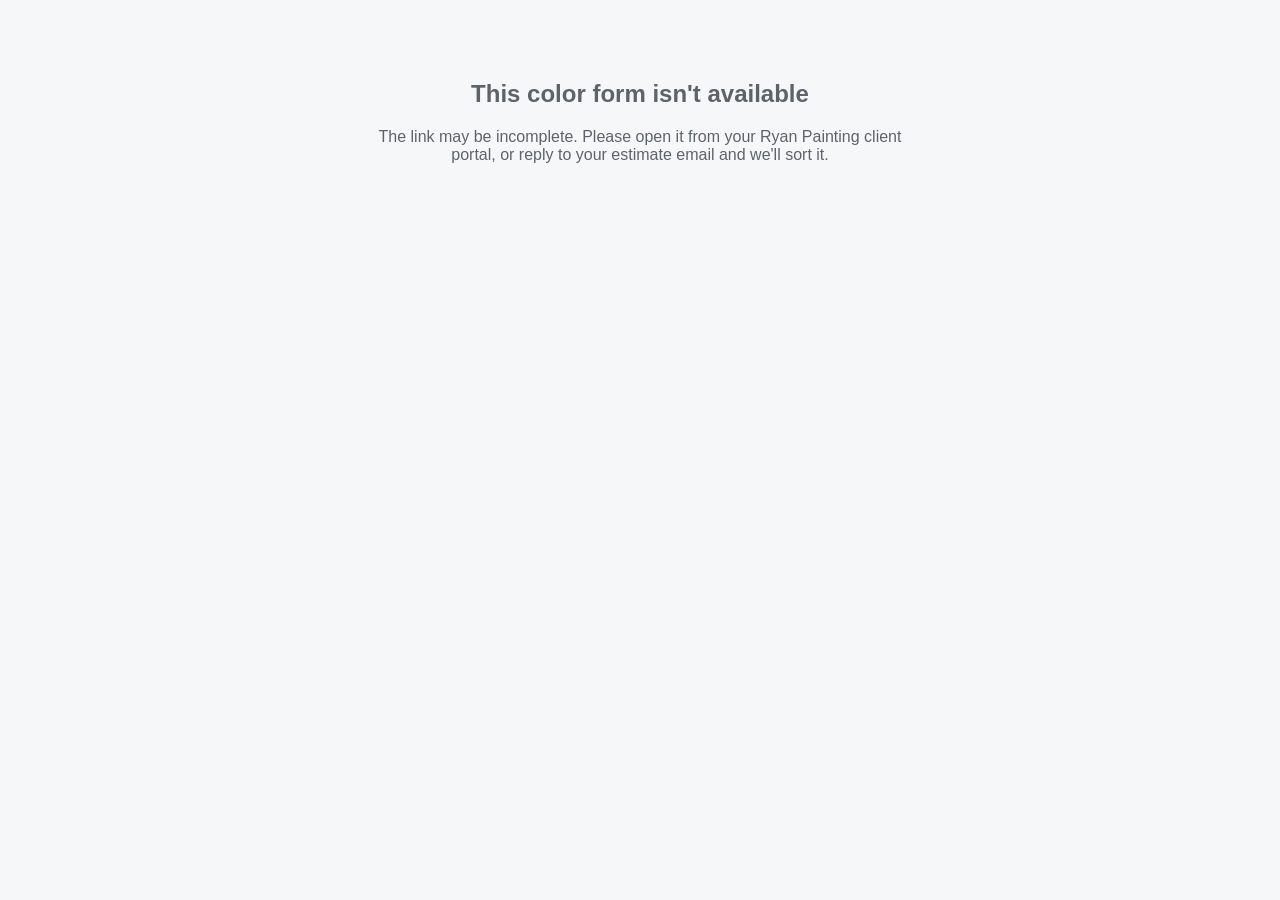
<file: index.html>
<!DOCTYPE html>
<html lang="en">
<head>
<meta charset="utf-8">
<meta name="viewport" content="width=device-width, initial-scale=1">
<title>Color &amp; Access Form | Ryan Painting Co.</title>
<meta name="robots" content="noindex, nofollow">
<base target="_top">
<style>
  :root { --green:#1a7c39; --green-dark:#17692f; --ink:#202124; --muted:#5f6368; --line:#dadce0; --bg:#f6f7f8; --red:#c5221f; --amber:#8a4a00; }
  * { box-sizing:border-box; -webkit-tap-highlight-color:transparent; }
  html,body { margin:0; padding:0; background:var(--bg); color:var(--ink);
    font-family:-apple-system,BlinkMacSystemFont,'Segoe UI',Roboto,Arial,sans-serif; font-size:16px; }
  .wrap { max-width:640px; margin:0 auto; padding:0 12px 96px; }

  .top { position:sticky; top:0; z-index:30; background:var(--bg); padding:10px 0 8px; border-bottom:1px solid var(--line); }
  .top h1 { font-size:17px; margin:0 0 2px; }
  .top .addr { font-size:12.5px; color:var(--muted); }
  .prog { display:flex; align-items:center; gap:10px; margin-top:8px; }
  .bar { flex:1; height:6px; background:#e4e6e8; border-radius:3px; overflow:hidden; }
  .bar i { display:block; height:100%; background:var(--green); border-radius:3px; transition:width .3s; }
  .prog span { font-size:12.5px; color:var(--muted); white-space:nowrap; }

  h2.room { font-size:13px; text-transform:uppercase; letter-spacing:.6px; color:#fff; background:var(--green);
    padding:7px 12px; border-radius:8px; margin:18px 0 8px; }

  .card { background:#fff; border:1px solid var(--line); border-radius:12px; padding:14px; margin-bottom:10px; }
  .card.done { border-left:4px solid var(--green); }
  .card.cat-trim { background:#eaf5e2; }
  .card.cat-ceiling { background:#e4eee7; }
  .card.cat-access { background:#e8f4ec; }
  h2.room.acc { background:#202124; }
  h2.room.fold { cursor:pointer; user-select:none; }
  .foldbtn:focus-visible { outline:2px solid #fff; outline-offset:3px; border-radius:2px; }
  h2.room .chev { display:inline-block; width:0; height:0; margin-right:8px; vertical-align:1px; border-left:5px solid transparent; border-right:5px solid transparent; border-top:6px solid #fff; transition:transform .15s; }
  h2.room .foldbtn[aria-expanded="false"] .chev { transform:rotate(-90deg); }
  .roombody[hidden] { display:none !important; }
  h2.room .opttag { display:inline-block; margin-left:8px; font-size:10.5px; letter-spacing:.4px; font-weight:700; padding:1px 7px; border-radius:9px; background:rgba(0,0,0,.25); vertical-align:1px; }
  .legend { display:flex; gap:10px; font-size:12px; color:var(--muted); margin:-4px 0 10px; flex-wrap:wrap; }
  .legend i { display:inline-block; width:12px; height:12px; border-radius:3px; border:1px solid var(--line); vertical-align:-2px; margin-right:4px; }
  .card.todo { border-left:4px solid #f0a020; }
  .tick.todo { color:var(--amber); font-weight:600; }
  .rbadge { float:right; font-size:11.5px; font-weight:700; padding:2px 9px; border-radius:10px; background:rgba(0,0,0,.25); }
  h2.room.acc .rbadge:not(.full) { background:rgba(255,255,255,.25); }
  .rbadge.full { background:#fff; color:var(--green-dark); }
  .card .head { display:flex; justify-content:space-between; align-items:baseline; gap:8px; }
  .card .surface { font-weight:600; font-size:15.5px; }
  .card .qty { font-size:12px; color:var(--muted); }
  .tick { color:var(--green-dark); font-size:14px; font-weight:700; }

  .defaultline { display:flex; justify-content:space-between; align-items:center; margin-top:8px; gap:8px; }
  .defaultline .val { font-size:14px; color:var(--ink); display:flex; align-items:center; gap:8px; }
  .linkbtn { background:none; border:none; color:var(--green-dark); font-size:14px; font-weight:600; padding:6px 8px; cursor:pointer; }

  .seg { display:flex; margin-top:10px; border:1px solid var(--line); border-radius:10px; overflow:hidden; }
  .seg button { flex:1; padding:11px 4px; font-size:13.5px; background:#fff; border:none; color:var(--muted); cursor:pointer; }
  .seg button.on { background:var(--green); color:#fff; font-weight:600; }
  .seg button + button { border-left:1px solid var(--line); }

  .field { margin-top:10px; }
  .field label { display:block; font-size:12px; color:var(--muted); margin-bottom:4px; }
  input[type=text], select, textarea { width:100%; padding:12px; font-size:16px; border:1px solid var(--line); border-radius:10px; background:#fff; color:var(--ink); }
  input:focus, select:focus { outline:2px solid var(--green); border-color:var(--green); }

  .ta { position:relative; }
  .sugg { position:absolute; left:0; right:0; top:100%; z-index:20; background:#fff; border:1px solid var(--line);
    border-radius:0 0 10px 10px; box-shadow:0 6px 16px rgba(0,0,0,.12); max-height:280px; overflow-y:auto; }
  .sugg .opt { display:flex; width:100%; align-items:center; gap:10px; padding:11px 12px; margin:0; font:inherit; font-size:14px; color:var(--ink); text-align:left;
    background:#fff; border:none; border-top:1px solid #f0f1f2; border-radius:0; cursor:pointer; }
  .sugg .opt:active, .sugg .opt:focus { background:#eef7f0; }
  .sugg .opt:focus-visible { outline-offset:-3px; }
  .sugg div.opt { cursor:default; }
  .chip { width:22px; height:22px; border-radius:6px; border:1px solid #bbb; flex:none; }
  .sugg .nm { flex:1; } .sugg .cd { color:var(--muted); font-size:12.5px; }
  .picked { display:flex; align-items:center; gap:10px; margin-top:8px; padding:10px 12px; background:#f2f8f4; border:1px solid #cfe7d6; border-radius:10px; font-size:14px; }
  .picked .cd { color:var(--muted); font-size:12.5px; }

  .flag { margin-top:8px; font-size:12.5px; color:var(--red); font-weight:600; }
  .softflag { margin-top:8px; font-size:12.5px; color:var(--amber); }
  .hint { font-size:12px; color:var(--muted); margin-top:6px; }

  .footer { position:fixed; left:0; right:0; bottom:0; z-index:40; background:#fff; border-top:1px solid var(--line); padding:10px 14px calc(10px + env(safe-area-inset-bottom)); }
  .footer .inner { max-width:640px; margin:0 auto; display:flex; align-items:center; gap:12px; }
  .footer .state { flex:1; font-size:12.5px; color:var(--muted); }
  .btn { background:var(--green); color:#fff; border:none; border-radius:10px; padding:13px 20px; font-size:15.5px; font-weight:700; cursor:pointer; }
  .btn:disabled { background:#c5cac7; cursor:default; }
  .door { width:100%; text-align:left; padding:16px 18px; border:none; border-radius:12px; color:#fff; cursor:pointer; }
  .door b { display:block; font-size:16.5px; }
  .door span { display:block; font-size:13px; opacity:.92; margin-top:4px; font-weight:400; }
  .door.a { background:#1a7c39; } .door.b { background:#1d5f2f; } .door.c { background:#72bf46; color:#0f2a17; }
  .door.c span { opacity:.85; }
  .pick { display:flex; gap:8px; align-items:center; }
  .pick select { flex:1; font-size:16px; padding:9px; border:1px solid var(--line); border-radius:8px; }

  .banner { margin:14px 0; padding:12px 14px; border-radius:10px; font-size:13.5px; }
  .banner.ok { background:#e6f4ea; color:#1e6f36; border:1px solid #b7dfc3; }
  .banner.info { background:#fff; border:1px solid var(--line); color:var(--muted); }
  .banner.warn { background:#fff4e0; color:#7a4b00; border:1px solid #f0c27a; }
  .banner .btn { display:block; width:100%; margin-top:10px; }
  .footer .btn.ready { flex:2; }
  .endsubmit { margin:18px 0 90px; text-align:center; }
  .endsubmit .btn { width:100%; }
  .save { font-size:11.5px; color:var(--muted); }
  .err { text-align:center; margin-top:80px; color:var(--muted); padding:0 24px; }
  button:focus-visible, a:focus-visible, input[type=checkbox]:focus-visible { outline:3px solid var(--ink); outline-offset:2px; }
  .seg button:focus-visible { outline-offset:-3px; }
  .seg button.on:focus-visible { outline-color:#fff; }
  #body:focus { outline:none; }
  .sr { position:absolute; width:1px; height:1px; margin:-1px; padding:0; overflow:hidden; clip:rect(0 0 0 0); white-space:nowrap; border:0; }
  .tip { position:fixed; left:12px; right:12px; bottom:calc(12px + env(safe-area-inset-bottom)); z-index:45; max-width:616px; margin:0 auto; background:#202124; color:#fff;
    padding:12px 14px; border-radius:10px; font-size:14px; box-shadow:0 6px 16px rgba(0,0,0,.25); }
  @media (prefers-reduced-motion: reduce) { * { transition:none !important; } }
  .staffbar { position:sticky; top:0; z-index:50; background:#b3261e; color:#fff; font-weight:700; text-align:center; padding:10px 14px; border-radius:0 0 10px 10px; margin-bottom:10px; }
</style>
</head>
<body>
<div class="wrap" id="app">
  <div id="notfound" style="display:none">
    <div class="err"><h2>This color form isn't available</h2>
    <p>The link may be incomplete. Please open it from your Ryan Painting client portal, or reply to your estimate email and we'll sort it.</p></div>
  </div>
  <div id="formwrap">
    <div class="staffbar" id="staffbar" style="display:none">Staff mode: filling in on behalf of the client</div>
    <div class="top" id="top" style="display:none">
      <h1>Choose your colors</h1>
      <div class="addr" id="addr"></div>
      <div class="prog"><div class="bar"><i id="fill"></i></div><span id="count"></span></div>
    </div>
    <div id="body" tabindex="-1" role="region" aria-label="Color form"><div class="err" id="loading">Loading your project…</div></div>
    <div class="tip" id="tip" style="display:none"></div>
    <div class="sr" id="sr" role="status" aria-live="polite"></div>
    <div class="footer" id="foot" style="display:none">
      <div class="inner">
        <div class="state" id="state">Progress saves automatically.</div>
        <button class="btn submitbtn" id="submit" disabled>Submit</button>
      </div>
    </div>
  </div>
</div>

<script>
/* Hosted copy (GitHub Pages): google.script.run, done with fetch(). credentials:'omit' sends no Google
   cookies, so the multi-account "unable to open the file" error cannot happen. Built by pages/build_pages.py. */
(function () {
  var API = "https://script.google.com/macros/s/AKfycbxoUuxXnSEZyx3FlH0pUz_EbgeZ8Ga46GxiGEGmmaf6DjVV6yfHDhsiCj0q3ZD3n1nZRw/exec";
  function call(fn, args, ok, fail) {
    var tries = 0;
    (function go() {
      tries++;
      fetch(API, { method: 'POST', credentials: 'omit', redirect: 'follow',
        headers: { 'Content-Type': 'text/plain;charset=utf-8' },
        body: JSON.stringify({ action: 'rpc', fn: fn, args: args }) })
        .then(function (r) { if (!r.ok) throw new Error('HTTP ' + r.status); return r.json(); })
        .then(function (j) {
          if (!j || !('r' in j)) throw new Error((j && (j.rpc_error || j.error)) || 'bad reply');
          if (ok) ok(j.r);
        })
        .catch(function (e) {
          if (tries < 2 && (fn === 'getForm' || fn === 'getColourIndex' || fn === 'staffMode') && /HTTP 5|Failed to fetch|NetworkError|Load failed/i.test(String(e && e.message))) return setTimeout(go, 1200);
          if (fail) fail(e); else if (window.console) console.error(fn, e);
        });
    })();
  }
  function runner(ok, fail) {
    return new Proxy({}, { get: function (_, k) {
      if (k === 'withSuccessHandler') return function (h) { return runner(h, fail); };
      if (k === 'withFailureHandler') return function (h) { return runner(ok, h); };
      return function () { call(String(k), Array.prototype.slice.call(arguments), ok, fail); };
    } });
  }
  window.google = { script: { run: runner(null, null) } };
})();
</script>
<script>
var RP_Q = new URLSearchParams(location.search);
var TOKEN = (RP_Q.get('t') || '').trim();
var STAFF = null;   // set once the server confirms the ?staff= key (hosted page)   // staff mode (2026-11-10): sent with every save so the log records 'staff'
var SHOW_FORM_WHILE_WAITING = false;
var BOOK_SAMPLES_URL = 'https://meetings.hubspot.com/ryan-streete/interior-color-sample-visit';   // HubSpot meeting type: Color Samples Visit (Ryan, 2026-10-30)
var MODEL = null, INDEX = null, SHEENS = [];

/* ---------- boot ---------- */
if (!TOKEN) {
  document.getElementById('formwrap').style.display = 'none'; document.getElementById('notfound').style.display = '';
} else {
  var rpStaff = (RP_Q.get('staff') || '').trim();
  var rpBoot = function () { google.script.run.withSuccessHandler(onForm).withFailureHandler(fatal).getForm(TOKEN); loadIndex(); };
  if (!rpStaff) rpBoot();
  else google.script.run.withSuccessHandler(function (ok) {
    if (ok) { STAFF = rpStaff; document.getElementById('staffbar').style.display = ''; }
    rpBoot();
  }).withFailureHandler(rpBoot).staffMode(rpStaff);
}

function loadIndex() {
  try {
    var cached = localStorage.getItem('cidx_v4');   // v4 (2026-11-14): rows carry LRV [5] and vinyl-safe [6]
    if (cached) { INDEX = JSON.parse(cached); return; }
  } catch (e) {}
  google.script.run.withSuccessHandler(function (arr) {
    INDEX = arr;
    try { localStorage.removeItem('cidx_v3'); localStorage.setItem('cidx_v4', JSON.stringify(arr)); } catch (e) {}
  }).getColourIndex();
}

function fatal() {
  document.getElementById('loading').textContent = 'Something went wrong loading the form. Pull to refresh, or try again shortly.';
}

function onForm(res) {
  if (res && res.error === 'not found' && document.getElementById('notfound')) {   // hosted page (2026-11-17): bad or old link
    document.getElementById('loading').style.display = 'none'; document.getElementById('notfound').style.display = ''; return;
  }
  if (!res || !res.ok) return fatal();
  MODEL = res; SHEENS = res.sheens || [];
  document.getElementById('top').style.display = '';
  document.getElementById('foot').style.display = '';
  document.getElementById('addr').textContent = res.address || '';
  setState(res.status === 'SUBMITTED' ? 'Submitted. Changes save automatically and our team is notified.' : 'Saves as you go. Not yet submitted.');
  render();
}

/* ---------- accessibility helpers (2026-11-19) ----------
   Redraws replace whole cards, which used to drop keyboard focus back to the top of the page.
   focusMark/focusBack put it back on the same control (or the nearest sensible one). */
var FOCUSABLE = 'button, input, select, textarea, a[href], [tabindex="0"]';
var FOCUS_HINT = null;   // set by a handler that knows where focus should land after the next redraw
function focusMark() {
  try {
    var a = document.activeElement, app = document.getElementById('app');
    if (!a || a === document.body || !app || !app.contains(a)) return null;
    var host = a.closest('.card[id], #accessSec, #nextStep, #body');
    if (!host) return null;
    return { el: a, host: host.id, idx: Array.prototype.indexOf.call(host.querySelectorAll(FOCUSABLE), a), tag: a.tagName,
      text: /^(INPUT|SELECT|TEXTAREA)$/.test(a.tagName) ? '' : a.textContent, inTa: !!a.closest('.ta, .vgrid') };
  } catch (e) { return null; }
}
function firstFocusable(node) { return node ? (node.matches && node.matches(FOCUSABLE) ? node : node.querySelector(FOCUSABLE)) : null; }
function focusBack(m) {
  try {
    var hint = FOCUS_HINT; FOCUS_HINT = null;
    var t = null;
    if (hint === 'body') t = document.getElementById('body');
    else if (hint) t = firstFocusable(typeof hint === 'function' ? hint() : document.getElementById(hint));
    if (!t) {
      if (!m || document.body.contains(m.el)) return;
      var host = document.getElementById(m.host);
      if (host) {
        var list = host.querySelectorAll(FOCUSABLE);
        if (m.inTa) t = host.querySelector('.ta input');
        if (!t && m.text) t = Array.prototype.filter.call(list, function (x) { return x.tagName === m.tag && x.textContent === m.text; })[0];
        if (!t && m.host !== 'body' && list[m.idx] && list[m.idx].tagName === m.tag) t = list[m.idx];
        if (!t && m.host !== 'body') t = list[0];
      }
      if (!t) t = document.getElementById('body');
    }
    if (t) t.focus({ preventScroll: true });
  } catch (e) {}
}
/** Disable or re-enable a button while a request runs. A disabled button loses keyboard focus, so it is handed back on re-enable. */
var BUSY_FOCUS = null;
function busy(b, on) {
  if (on) { if (document.activeElement === b) BUSY_FOCUS = b; b.disabled = true; return; }
  b.disabled = false;
  try { if (BUSY_FOCUS === b && (!document.activeElement || document.activeElement === document.body)) b.focus({ preventScroll: true }); } catch (e) {}
  if (BUSY_FOCUS === b) BUSY_FOCUS = null;
}
function focusBody() { try { document.getElementById('body').focus({ preventScroll: true }); } catch (e) {} }
/** Say something to screen readers. Messages inside a short window are joined so none is lost. */
var SAY = [], SAY_T = null;
function announce(t, kind) {
  if (!t) return;
  if (kind) SAY = SAY.filter(function (x) { return x.indexOf(kind + '') !== 0; });
  SAY.push((kind ? kind + '' : '') + String(t));
  clearTimeout(SAY_T);
  SAY_T = setTimeout(function () {
    var s = document.getElementById('sr'); if (!s) { SAY = []; return; }
    var msg = SAY.filter(function (x, i) { return SAY.indexOf(x) === i; }).map(function (x) { return x.replace(/^[a-z]+/, ''); }).join(' '); SAY = [];
    s.textContent = ''; setTimeout(function () { s.textContent = msg; }, 60);
  }, 200);
}
function cardName(r) { return (r.room && r.room !== 'Whole home' ? r.room + ': ' : '') + r.surface; }

/* ---------- render ---------- */
function render() { var m = focusMark(); renderInner(); focusBack(m); }
function renderInner() {
  var body = document.getElementById('body');
  body.innerHTML = '';
  var SM = MODEL.samples = MODEL.samples || { mode: '', picks: [], all: [], status: '', sets: 0, free: 5, extra_price: 95 };
  if (MODEL.status !== 'SUBMITTED' && !SM.mode) { body.appendChild(doormanSection()); document.getElementById('foot').style.display = 'none'; return; }
  if (MODEL.status !== 'SUBMITTED' && SM.mode === 'samples' && !SM.status) { body.appendChild(pickerSection(false)); document.getElementById('foot').style.display = 'none'; return; }
  document.getElementById('foot').style.display = '';
  if (MODEL.status !== 'SUBMITTED') {
    // a way back to the doorman (Ryan, 2026-10-30): choices already made are kept
    var backRow = el('div', ''); backRow.style.textAlign = 'left'; backRow.style.margin = '2px 0 8px';
    var backBtn = el('button', 'linkbtn', '‹ Back to the start');
    backBtn.onclick = function () { MODEL.samples.mode = ''; render(); window.scrollTo(0, 0); google.script.run.setSamplesMode(TOKEN, 'reset', STAFF); };
    backRow.appendChild(backBtn); body.appendChild(backRow);
  }
  if (MODEL.status !== 'SUBMITTED' && SM.mode === 'samples' && SM.status === 'requested' && !SHOW_FORM_WHILE_WAITING) {
    body.innerHTML = ''; body.appendChild(requestedSection()); document.getElementById('foot').style.display = 'none'; return;
  }
  if (MODEL.status !== 'SUBMITTED' && SM.mode === 'samples' && SM.status === 'requested') {
    body.appendChild(el('div', 'banner info', 'Your sample list is with us: ' + SM.picks.map(pickLabel).join(', ') + '. We will email you when they are on the wall. Nothing is final until you press Submit.'));
  } else if (MODEL.status !== 'SUBMITTED' && SM.mode === 'samples' && SM.status === 'applied') {
    var ab = el('div', 'banner ok', 'Your samples are on the wall: ' + SM.picks.map(pickLabel).join(', ') + '. Take a look in your own light, then choose a color for each surface below. The sampled colors appear as one-tap choices. Press Submit when you are happy, and we will set your dates.');
    var more = el('button', 'linkbtn', 'Want to see more colors first? Another set of up to ' + SM.free + ' is $' + SM.extra_price);
    more.onclick = function () { body.innerHTML = ''; body.appendChild(pickerSection(true)); window.scrollTo(0, 0); focusBody(); };
    ab.appendChild(document.createElement('br')); ab.appendChild(more);
    body.appendChild(ab);
  } else if (MODEL.status !== 'SUBMITTED' && SM.mode === 'match') {
    body.appendChild(el('div', 'banner ok', 'We will match the colors that are there, surface by surface, on site. Nothing to look up. If any surface should change, tap it and choose a new color; otherwise answer the access and timing questions at the end and press Submit.'));
  }
  if (MODEL.status === 'SUBMITTED') {
    body.appendChild(el('div', 'banner ok', 'Your colors and access details are submitted — thank you! You can still change anything here; our team is notified of updates automatically.'));
  } else if (SM.mode === 'ready') {
    body.appendChild(el('div', 'banner info', (MODEL.kind === 'exterior'
      ? 'Pick a color for each surface below — they come straight from your estimate. There are no pre-set colors out here: every building is different, so each surface is yours to choose. Everything saves as you tap, and you can come back any time. Missing something? Add it with the button at the bottom.'
      : 'Pick colors room by room. You don’t need to finish in one go — everything saves as you tap, and you can come back any time. Ceilings are pre-set to our standard white, and trim, doors & window frames share one main trim color, set once at the top, and any room can still go its own way.')
      + ' One note on accent colors: they carry an additional charge unless clearly included in your estimate — we’ll confirm with you before anything changes.'
      + ' At the end there are a few quick questions about access and timing, so we can plan your start.'
      + ' Nothing reaches our team until you press Submit, so do come back and finish when you are ready.'));
  }
  // next-step card (2026-11-02): what is left, in one line; filled by refreshProgress so it tracks every save
  var ns = el('div', ''); ns.id = 'nextStep'; body.appendChild(ns);
  if (MODEL.status !== 'SUBMITTED' && (SM.mode === 'ready' || SM.mode === 'match')) {
    var lg = el('div', 'legend'); var l1 = el('span', ''); var i1 = el('i', ''); i1.style.background = '#eaf5e2'; l1.appendChild(i1); l1.appendChild(document.createTextNode('Trim (incl. doors, windows & built-ins)')); var l2 = el('span', ''); var i2 = el('i', ''); i2.style.background = '#e4eee7'; l2.appendChild(i2); l2.appendChild(document.createTextNode('Ceilings')); var l3 = el('span', ''); var i3 = el('i', ''); i3.style.background = '#fff'; l3.appendChild(i3); l3.appendChild(document.createTextNode('Walls and everything else')); lg.appendChild(l1); lg.appendChild(l2); lg.appendChild(l3); body.appendChild(lg);
  }
  var G = computeGlobalTrim();
  if (G) body.appendChild(globalSection(G));
  var rooms = [];
  MODEL.rows.forEach(function (r) { if (rooms.indexOf(r.room) < 0) rooms.push(r.room); });
  var fold = MODEL.kind !== 'exterior';   // exterior forms have one 'room' and stay as they were
  rooms.forEach(function (room) {
    var h = el('h2', 'room', room);
    var badge = el('span', 'rbadge', '');
    badge.id = 'rb_' + slugify(room);
    var box = body;
    if (fold) { box = el('div', ''); makeFold(room, h, box); }
    h.appendChild(badge);
    body.appendChild(h);
    if (box !== body) body.appendChild(box);
    var roomRows = MODEL.rows.filter(function (r) { return r.room === room; });
    var famPlaced = false;
    roomRows.forEach(function (r) {
      if (G && isTrimFamRow(r)) {
        // the room's trim-family rows render as one block, at the first row's position
        if (!famPlaced) { famPlaced = true; box.appendChild(roomTrimBlock(room, roomRows.filter(isTrimFamRow), G)); }
      } else box.appendChild(card(r));
    });
    if (MODEL.kind !== 'exterior' && room !== 'Additional surfaces') box.appendChild(accentLink(room));
  });
  body.appendChild(MODEL.kind !== 'exterior' ? addRoomCard() : addSurfaceCard());
  body.appendChild(accessSection());
  // 2026-11-16 (Ryan): extras, new-room and extras-changed notes sit at the bottom, just before the big Submit
  var xb = el('div', ''); xb.id = 'extrasBox'; body.appendChild(xb);
  if ((MODEL.new_rooms || []).length) body.appendChild(el('div', 'banner info',
    'New room' + (MODEL.new_rooms.length > 1 ? 's have' : ' has') + ' been added to your project: ' + MODEL.new_rooms.join(', ') +
    '. Please pick ' + (MODEL.new_rooms.length > 1 ? 'their' : 'its') + ' colors above, then press Submit.'));
  if (MODEL.status !== 'SUBMITTED' && MODEL.extras && MODEL.extras.awo_pending)
    body.appendChild(el('div', 'banner info', 'Your extras changed since you submitted. Press Submit again and we’ll send you a revised change order.'));
  if (MODEL.status !== 'SUBMITTED') body.appendChild(endSubmit());
  renderExtras();
  refreshProgress();
}

/* ---------- whole-home trim (interior) ----------
   One color for the whole trim family — trim, doors & window frames — chosen once at the
   top. Per-room rows stay in the data model untouched; the whole-home card just drives
   every row a client hasn't individually customized (r.overridden). */

var GTRIM = { row_id: '__globaltrim__', room: 'Whole home', surface: 'Trim, doors & window frames',
  qty_note: 'one color for every room', finish: 'sheen', suggested_sheen: 'Semi-Gloss',
  is_default: 1, allow_na: 0, note: '', flag: '',
  choice: '', brand: '', name: '', code: '', hex: '', sheen: '', complete: 0 };
var ROOM_OPEN = {};
var ROOM_SHOW = {};
/** Turn a green section heading into an open/close button for box. key: room name, '__trim' or '__access'. All start closed. */
function makeFold(key, h, box) {
  var shown = !!ROOM_SHOW[key];
  h.className += ' fold';
  // 2026-11-19: the heading stays a heading; its name becomes a button inside it (tags and badges stay outside the button)
  var fb = el('span', 'foldbtn');
  fb.appendChild(el('span', 'chev'));
  Array.prototype.slice.call(h.childNodes).forEach(function (n) { if (n.nodeType === 3) fb.appendChild(n); });
  h.insertBefore(fb, h.firstChild);
  fb.setAttribute('role', 'button'); fb.setAttribute('tabindex', '0'); fb.setAttribute('aria-expanded', String(shown));
  box.className += ' roombody'; box.hidden = !shown;
  var toggle = function () { ROOM_SHOW[key] = box.hidden ? 1 : 0; box.hidden = !ROOM_SHOW[key]; fb.setAttribute('aria-expanded', String(!!ROOM_SHOW[key])); };
  h.onclick = toggle;
  fb.onkeydown = function (e) { if (e.key === 'Enter' || e.key === ' ') { e.preventDefault(); toggle(); } };
}
function openAccess() { ROOM_SHOW.__access = 1; FOCUS_HINT = 'accessSec'; rerenderAccess(); var s = document.getElementById('accessSec'); if (s) s.scrollIntoView({ behavior: 'smooth' }); }   // 2026-11-16: interior rooms fold; all start closed, a room the client opens stays open across re-renders

function isTrimFamRow(r) {
  return /^(Trim|Doors|Window frames)$/.test(r.surface || '') && String(r.row_id).indexOf('added-') !== 0;
}
function famRows() { return MODEL.kind === 'exterior' ? [] : MODEL.rows.filter(isTrimFamRow); }
function trimSig(r) { return [r.choice, r.brand, r.name, r.code, r.sheen].join('|'); }
function displayColor(r) {
  if (r.choice === 'standard') return 'Standard white';
  if (r.choice === 'match') return 'Match existing' + (r.name ? ' — ' + r.name : '');
  return r.name || '';
}

/** Refresh GTRIM from the rows: majority value among non-overridden completed rows. */
function computeGlobalTrim() {
  var fam = famRows();
  if (!fam.length) return null;
  var counts = {}, best = null, bestN = 0;
  fam.forEach(function (r) {
    if (r.overridden || !r.complete) return;
    var k = trimSig(r);
    counts[k] = (counts[k] || 0) + 1;
    if (counts[k] > bestN) { bestN = counts[k]; best = r; }
  });
  if (best) {
    ['choice','brand','name','code','hex','sheen','flag'].forEach(function (k) { GTRIM[k] = best[k]; });
    GTRIM.complete = 1;
  }
  return GTRIM;
}

function globalSection(G) {
  var frag = document.createDocumentFragment();
  var th = el('h2', 'room', 'Main trim color');
  th.appendChild(el('span', 'opttag', 'Optional step'));
  var tb = el('div', '');
  makeFold('__trim', th, tb);
  frag.appendChild(th); frag.appendChild(tb);
  tb.appendChild(el('div', 'hint', 'Already set to our standard white, so you can skip this. Whatever you choose here goes on the trim in every room where we paint it: baseboards, casing, crown, doors, door and window frames and built-ins. Want a different trim color in one room? Open that room below and tap \u201cDifferent in this room?\u201d. Want just the doors or a built-in in another color? Say so in that room\u2019s trim note.'));
  var c = card(G);
  var behind = famRows().filter(function (r) { return !r.overridden && (!r.complete || trimSig(r) !== trimSig(G)); }).length;
  var custom = famRows().filter(function (r) { return r.overridden; }).length;
  if (G.complete && behind) {
    var a = el('button', 'linkbtn', 'Apply this to all rooms (' + behind + ' surface' + (behind === 1 ? '' : 's') + ' to update)');
    a.onclick = function () {
      save(G, { choice: G.choice, brand: G.brand, name: G.name, code: G.code, hex: G.hex, sheen: G.sheen });
    };
    c.appendChild(a);
  }
  if (custom) c.appendChild(el('div', 'hint',
    custom + ' surface' + (custom === 1 ? ' has' : 's have') + ' a room-specific color — those keep their own choice.'));
  tb.appendChild(c);
  return frag;
}

/** A room's trim-family rows: one collapsed summary while they follow the whole-home
 *  color; the familiar per-surface cards once opened or customized. */
function roomTrimBlock(room, fam, G) {
  var open = ROOM_OPEN[room] || fam.some(function (r) { return r._open; });
  var synced = G.complete && fam.every(function (r) {
    return !r.overridden && r.complete && trimSig(r) === trimSig(G);
  });
  if (!open && synced) return roomTrimSummary(room, fam, G);
  var frag = document.createDocumentFragment();
  fam.forEach(function (r) { frag.appendChild(card(r)); });
  // the server derives the whole-home value from non-overridden rows — offer the way
  // back only while at least one such row still exists
  var hasBase = famRows().some(function (r) { return !r.overridden && r.complete; });
  if (G.complete && hasBase) {
    var back = el('button', 'linkbtn', 'Use the main trim color for this room');
    back.onclick = function () {
      busy(back, true);
      setState('Applying the main trim color…');
      var hintId = 'card_rtrim_' + slugify(room);
      google.script.run.withSuccessHandler(function (res) {
        if (res && res.ok) {
          fam.forEach(function (r) {
            ['choice','brand','name','code','hex','sheen','flag'].forEach(function (k) { r[k] = res.applied[k]; });
            r.complete = 1; r.overridden = 0; r._open = false;
          });
          ROOM_OPEN[room] = 0;
          MODEL.outstanding = res.outstanding;
          if (res.extras) MODEL.extras = res.extras;
          if (res.status) MODEL.status = res.status;
          FOCUS_HINT = hintId;
          render();
          setState('This room now uses the main trim color.');
        } else { busy(back, false); setState('Couldn’t apply — try again.'); }
      }).withFailureHandler(function () { busy(back, false); setState('Couldn’t apply — try again.'); })
        .rejoinGlobalTrim(TOKEN, room, STAFF);
    };
    frag.appendChild(back);
  }
  return frag;
}

function roomTrimSummary(room, fam, G) {
  var c = el('div', 'card done cat-trim');
  c.id = 'card_rtrim_' + slugify(room);
  c.setAttribute('role', 'group'); c.setAttribute('aria-label', room + ': Trim, doors & window frames');
  var head = el('div', 'head');
  var left = el('div', '');
  left.appendChild(el('span', 'surface', 'Trim, doors & window frames'));
  var qty = fam.map(function (r) { return r.qty_note; }).filter(Boolean).join(' · ');
  if (qty) left.appendChild(el('span', 'qty', ' ' + qty));
  head.appendChild(left);
  head.appendChild(el('span', 'tick', '✓ done'));
  c.appendChild(head);
  var dl = el('div', 'defaultline');
  var val = el('div', 'val');
  var chip = el('span', 'chip'); chip.style.background = G.hex || '#f8f8f4'; chip.style.width = '18px'; chip.style.height = '18px';
  val.appendChild(chip);
  val.appendChild(document.createTextNode(displayColor(G) + (G.sheen ? ' · ' + G.sheen : '') + ' — main trim color'));
  dl.appendChild(val);
  var btn = el('button', 'linkbtn', 'Different in this room?');
  btn.onclick = function () { ROOM_OPEN[room] = 1; FOCUS_HINT = 'card_' + fam[0].row_id; render(); };
  dl.appendChild(btn);
  c.appendChild(dl);
  var flagged = fam.filter(function (r) { return r.flag; });
  if (flagged.length) c.appendChild(el('div', /MISMATCH/.test(flagged[0].flag) ? 'flag' : 'softflag', '⚑ ' + flagged[0].flag));
  return c;
}

/* Accent colors — the one thing clients add themselves. Each added accent becomes a normal
   card whose Notes field says where it goes. */
function addSurfaceCard() {
  var c = el('div', 'card');
  c.id = 'card_addsurface';
  // 2026-11-14: interior accent walls are added inside each room; this card is for anything else
  var interior = MODEL.kind !== 'exterior';
  c.appendChild(el('span', 'surface', interior ? 'Something else to paint?' : 'Want an accent color?'));
  c.appendChild(el('div', 'hint', interior
    ? 'Accent walls are added in each room above. For anything else, add it here and tell us what it is; anything not on your estimate is an extra, and we’ll confirm the price with you first.'
    : 'Accent colors carry an additional charge unless clearly included in your estimate — we’ll confirm with you before anything changes.'));
  var btn = el('button', 'linkbtn', interior ? '+ Add another surface' : '+ Add an accent color');
  btn.onclick = function () {
    var label = '';
    if (interior) { label = prompt('What would you like painted? (e.g. radiator in the hall, built-in shelves)'); if (!label) return; }
    busy(btn, true);
    setState('Adding…');
    google.script.run.withSuccessHandler(function (res) {
      busy(btn, false);
      if (res && res.ok) {
        MODEL.rows.push(res.row);
        ROOM_SHOW[res.row.room] = 1;
        FOCUS_HINT = 'card_' + res.row.row_id;
        render();
        setState('Added — pick the color and tell us where it goes.');
        var elc = document.getElementById('card_' + res.row.row_id);
        if (elc) elc.scrollIntoView({ behavior: 'smooth', block: 'center' });
      } else setState('Couldn’t add that — try again.');
    }).withFailureHandler(function () { busy(btn, false); setState('Couldn’t add that — try again.'); })
      .addSurface(TOKEN, interior ? 'Other' : 'Accent color', label, STAFF);
  };
  c.appendChild(btn);
  return c;
}

function catClass(r) { var sf = String(r.surface || ''); if (/ceiling/i.test(sf)) return ' cat-ceiling'; if (/^(Trim|Doors|Window frames)$/.test(sf) || /trim|door|window frame|fascia|soffit|shutter/i.test(sf)) return ' cat-trim'; return ''; }
function card(r) {
  var c = el('div', 'card' + (r.complete ? ' done' : ' todo') + catClass(r));
  c.id = 'card_' + r.row_id;
  c.setAttribute('role', 'group'); c.setAttribute('aria-label', cardName(r));
  var head = el('div', 'head');
  var left = el('div', '');
  left.appendChild(el('span', 'surface', r.surface));
  if (r.qty_note) left.appendChild(el('span', 'qty', ' ' + r.qty_note));
  head.appendChild(left);
  head.appendChild(el('span', r.complete ? 'tick' : 'tick todo', tickText(r)));
  c.appendChild(head);
  var xi = isExtraRow(r) ? extraFor(r) : null;
  if (xi) c.appendChild(el('div', xi.included ? 'hint' : 'softflag', xi.included ? 'Included in your estimate.'
    : (xi.kind === 'fb' ? 'Genuine Farrow & Ball paint: ' + xi.label.replace(/^Genuine F&B: /, '') + ' adds ' + usd(xi.amount) + ' (' + xi.detail + '), on your change order.'
      : 'Extra: ' + usd(xi.amount) + ' on your change order, to approve before we paint it.')));

  var collapsed = r.is_default && r.choice === 'standard' && !r._open;
  if (collapsed) {
    var dl = el('div', 'defaultline');
    var val = el('div', 'val');
    var chip = el('span', 'chip'); chip.style.background = r.hex || '#f8f8f4'; chip.style.width = '18px'; chip.style.height = '18px';
    val.appendChild(chip);
    val.appendChild(document.createTextNode('Standard white · ' + (r.sheen || '')));
    dl.appendChild(val);
    var btn = el('button', 'linkbtn', 'Change');
    btn.setAttribute('aria-label', 'Change the color for ' + cardName(r));
    btn.onclick = function () { r._open = true; rerenderCard(r); };
    dl.appendChild(btn);
    c.appendChild(dl);
    return c;
  }

  // choice segment
  var seg = el('div', 'seg');
  seg.setAttribute('role', 'group'); seg.setAttribute('aria-label', 'Color choice');
  var opts = r.is_default ? [['standard', 'Standard white'], ['match', 'Match existing'], ['new', 'New color']]
                          : [['match', 'Match existing'], ['new', 'New color']];
  if (r.allow_na) opts.push(['na', 'N/A']);
  // 2026-11-14: an honest "not decided yet" instead of a placeholder color; it keeps the surface open
  if (r.row_id !== '__globaltrim__') opts.push(['deciding', 'Still deciding']);
  opts.forEach(function (o) {
    var b = el('button', r.choice === o[0] ? 'on' : '', o[1]);
    b.setAttribute('aria-pressed', String(r.choice === o[0]));
    b.onclick = function () {
      r.choice = o[0];
      if (o[0] === 'standard') { r.brand = 'Standard'; r.name = 'Off-the-Shelf White'; r.code = ''; r.hex = '#f8f8f4'; r.sheen = r.suggested_sheen || r.sheen; r._open = false; }
      // "match existing" shouldn't inherit the standard-white identity — blank it so
      // the card reads "we'll match on site" until a name is volunteered
      if (o[0] === 'match' && r.brand === 'Standard') { r.brand = ''; r.name = ''; r.code = ''; r.hex = ''; }
      if (o[0] === 'na') { r.brand = ''; r.name = ''; r.code = ''; r.hex = ''; r.sheen = ''; }
      save(r, { choice: r.choice, brand: r.brand, name: r.name, code: r.code, hex: r.hex, sheen: r.sheen });
      rerenderCard(r);
    };
    seg.appendChild(b);
  });
  c.appendChild(seg);

  if (r.choice !== 'standard' && r.choice !== 'na' && MODEL.samples && MODEL.samples.all && MODEL.samples.all.length) c.appendChild(quickPicks(r));
  if (isVinylRow(r) && r.choice !== 'na') c.appendChild(el('div', 'hint',
    'Your siding is vinyl, so we’re only showing colors made for vinyl siding: Benjamin Moore Colors for Vinyl and Sherwin-Williams VinylSafe. Darker colors outside these palettes can warp vinyl.'));
  if (r.choice === 'deciding') {
    c.appendChild(el('div', 'hint', 'No problem. This surface stays open until you choose, and it needs a color before you can submit. If you have one in mind, search for it below; picking it sets the color.'));
    c.appendChild(typeahead(r));
  } else if (r.choice === 'match') {
    // matching existing: the color NAME is gold if they know it — spectrophotometer only as fallback
    c.appendChild(typeahead(r, true));
    if (r.name) c.appendChild(pickedLine(r));
    if (r.flag) c.appendChild(el('div', /MISMATCH/.test(r.flag) ? 'flag' : 'softflag', '⚑ ' + r.flag));
    var lw = lrvWarning(r); if (lw) c.appendChild(lw);
    c.appendChild(sheenField(r, true));
  } else if (r.choice === 'new' || !r.choice) {
    c.appendChild(typeahead(r));
    if (isVinylRow(r)) c.appendChild(vinylBrowse(r));
    if (r.name) c.appendChild(pickedLine(r));
    if (r.flag) c.appendChild(el('div', /MISMATCH/.test(r.flag) ? 'flag' : 'softflag', '⚑ ' + r.flag));
    var lw2 = lrvWarning(r); if (lw2) c.appendChild(lw2);
    c.appendChild(sheenField(r, false));
  }
  // notes are per-surface things; the whole-home card has no single surface to note on
  if (r.choice !== 'na' && r.row_id !== '__globaltrim__') {
    var isAccentRow = /^Accent color/.test(r.surface || ''), isAccentWall = /^Accent wall/.test(r.surface || '');
    c.appendChild(field(isAccentWall ? 'Which wall?' : isAccentRow ? 'Where does this accent go?' : 'Notes (optional)',
      noteInput(r, isAccentWall ? 'e.g. the fireplace wall, behind the bed' : isAccentRow ? 'e.g. front door surround, gable trim, left of chimney' : 'Anything we should know about this surface?')));
  }
  // client-added rows (accents etc.) can be removed outright
  if (String(r.row_id).indexOf('added-') === 0) {
    var rm = el('button', 'linkbtn', 'Remove this');
    rm.style.color = 'var(--red)';
    rm.onclick = function () {
      if (!confirm('Remove "' + r.surface + '" from your selections?')) return;
      busy(rm, true);
      setState('Removing…');
      google.script.run.withSuccessHandler(function (res) {
        if (res && res.ok) {
          MODEL.rows = MODEL.rows.filter(function (t) { return t.row_id !== r.row_id; });
          if (res.extras) MODEL.extras = res.extras;
          if (res.status) MODEL.status = res.status;
          FOCUS_HINT = function () { var bd = document.getElementById('rb_' + slugify(r.room)); return bd ? bd.parentNode : document.getElementById('card_addroom') || document.getElementById('card_addsurface'); };
          render();
          setState('Removed.');
        } else { busy(rm, false); setState('Couldn’t remove — try again.'); }
      }).withFailureHandler(function () { busy(rm, false); setState('Couldn’t remove — try again.'); })
        .removeSurface(TOKEN, r.row_id, STAFF);
    };
    c.appendChild(rm);
  }
  return c;
}

function rerenderCard(r) {
  // the whole-home card carries section extras (apply-to-all link, hints) — rebuild in full
  if (r.row_id === '__globaltrim__') { render(); return; }
  var m = focusMark();
  var old = document.getElementById('card_' + r.row_id);
  if (old) old.parentNode.replaceChild(card(r), old);
  refreshProgress();
  focusBack(m);
}

/** A label and its control. 2026-11-19: the label is tied to the control so screen readers read it;
 *  when the "control" is a set of buttons or boxes, the set becomes a named group instead. */
var FIELD_N = 0;
function field(labelText, inputEl) {
  var f = el('div', 'field');
  var l = el('label', '', labelText);
  if (labelText) {
    var ctl = /^(INPUT|SELECT|TEXTAREA)$/.test(inputEl.tagName) ? inputEl : null;
    if (!ctl && !inputEl.querySelector('button')) { var inner = inputEl.querySelectorAll('input, select, textarea'); if (inner.length === 1) ctl = inner[0]; }
    FIELD_N++;
    if (ctl) { if (!ctl.id) ctl.id = 'fc' + FIELD_N; l.htmlFor = ctl.id; }
    else { l.id = 'fl' + FIELD_N; inputEl.setAttribute('role', 'group'); inputEl.setAttribute('aria-labelledby', l.id); }
  }
  f.appendChild(l); f.appendChild(inputEl);
  return f;
}

/** Suggestion lists (color search): keyboard support. Down arrow moves from the box into the list, Up and Down
 *  move through it, Escape closes it. The list stays open while focus is anywhere inside the wrapper. */
function wireSuggest(wrap, inp, box) {
  var opts = function () { return Array.prototype.slice.call(box.querySelectorAll('button.opt')); };
  inp.onkeydown = function (e) {
    if (e.key === 'ArrowDown' && box.style.display !== 'none') { var o = opts(); if (o.length) { e.preventDefault(); o[0].focus(); } }
    else if (e.key === 'Escape') box.style.display = 'none';
  };
  box.onkeydown = function (e) {
    var o = opts(), k = o.indexOf(document.activeElement);
    if (e.key === 'ArrowDown') { e.preventDefault(); if (o[k + 1]) o[k + 1].focus(); }
    else if (e.key === 'ArrowUp') { e.preventDefault(); if (k > 0) o[k - 1].focus(); else inp.focus(); }
    else if (e.key === 'Escape') { box.style.display = 'none'; inp.focus(); }
  };
  wrap.addEventListener('focusout', function () {
    setTimeout(function () { if (!wrap.contains(document.activeElement)) box.style.display = 'none'; }, 250);
  });
}
function suggCount(n, extra) { announce((n ? n + (n === 1 ? ' color' : ' colors') + ' found.' : 'No colors found.') + (n || extra ? ' Press the down arrow or Tab to go through the list.' : ''), 'sugg'); }

function noteInput(r, ph) {
  var i = document.createElement('input');
  i.type = 'text'; i.placeholder = ph; i.value = r.note || '';
  i.onchange = function () { r.note = i.value; save(r, { note: r.note }); };
  return i;
}

function isDoorish(r) { return /door/i.test(r.surface || ''); }

function tickText(r) { return r.complete ? '✓ done' : (r.choice === 'deciding' ? 'still deciding' : 'to choose'); }

/* ---------- LRV + vinyl (2026-11-14) ----------
   INDEX rows are [brand, name, code, hex, category, lrv, vinylSafe]. Vinyl siding rows only offer vinyl-safe
   colors (Ryan). Every other exterior color under LRV 55 gets the PVC/composite heads-up; the choice is the client's. */
function isVinylRow(r) { return MODEL.kind === 'exterior' && /^Vinyl siding$/i.test(r.surface || ''); }

function indexEntry(r) {
  if (!INDEX || !r.name) return null;
  var code = String(r.code || '').replace(/\s+/g, '').toUpperCase(), nm = String(r.name).toLowerCase();
  for (var k = 0; k < INDEX.length; k++) {
    var h = INDEX[k];
    if (h[0] !== r.brand) continue;
    if (code ? String(h[2]).replace(/\s+/g, '').toUpperCase() === code : String(h[1]).toLowerCase() === nm) return h;
  }
  return null;
}

function lrvOf(r) {
  var h = indexEntry(r);
  if (h && h[5] !== '' && h[5] != null) return Number(h[5]);
  var hex = String(r.hex || '').replace('#', '');
  if (!/^[0-9a-f]{6}$/i.test(hex)) return null;
  var c = [0, 2, 4].map(function (i) { var x = parseInt(hex.substr(i, 2), 16) / 255; return x <= 0.04045 ? x / 12.92 : Math.pow((x + 0.055) / 1.055, 2.4); });
  return Math.round(100 * (0.2126 * c[0] + 0.7152 * c[1] + 0.0722 * c[2]));
}

function lrvWarning(r) {
  if (MODEL.kind !== 'exterior' || !r.name || isVinylRow(r) || r.finish === 'opacity') return null;
  var h = indexEntry(r);
  if (h && h[4] === 'stain') return null;                       // stains go on wood
  if (h && Number(h[6])) return el('div', 'hint', 'Vinyl-safe color: suitable for PVC, vinyl and composite as well as wood.');
  var lrv = lrvOf(r);
  if (lrv == null || lrv >= 55) return null;
  return el('div', 'softflag', 'Heads-up: this color’s light reflectance value (LRV) is ' + lrv + '. Makers of PVC, vinyl and composite trim, such as AZEK, require an LRV of 55 or higher, or a color from a vinyl-safe palette, because darker colors absorb heat and can warp these materials and void their warranty. If these surfaces are wood, this doesn’t apply and the color is fine to use. If they’re PVC, vinyl or composite, please choose a color that suits them.');
}

function vinylBrowse(r) {
  var wrap = el('div', 'field');
  var btn = el('button', 'linkbtn', 'Browse all vinyl-safe colors');
  var grid = el('div', 'vgrid'); grid.style.display = 'none';
  grid.style.cssText += ';display:none;max-height:260px;overflow:auto;margin-top:6px;border:1px solid #dadce0;border-radius:8px;padding:6px';
  btn.setAttribute('aria-expanded', 'false');
  btn.onclick = function () {
    if (grid.style.display !== 'none') { grid.style.display = 'none'; btn.setAttribute('aria-expanded', 'false'); return; }
    btn.setAttribute('aria-expanded', 'true');
    grid.innerHTML = '';
    (INDEX || []).filter(function (h) { return Number(h[6]); })
      .sort(function (a, b) { return (Number(b[5]) || 0) - (Number(a[5]) || 0); })
      .forEach(function (h) {
        var d = el('button', ''); d.type = 'button'; d.style.cssText = 'display:flex;width:100%;align-items:center;gap:8px;padding:4px;margin:0;cursor:pointer;border:none;background:none;font:inherit;color:inherit;text-align:left';
        var chip = el('span', 'chip'); chip.style.background = h[3] || '#fff';
        d.appendChild(chip);
        d.appendChild(el('span', 'nm', h[1]));
        d.appendChild(el('span', 'cd', h[0].replace('Benjamin Moore', 'BM').replace('Sherwin-Williams', 'SW') + ' · ' + h[2]));
        d.onclick = function () { pickIndexEntry(r, h); };
        grid.appendChild(d);
      });
    grid.style.display = '';
  };
  wrap.appendChild(btn); wrap.appendChild(grid);
  return wrap;
}

/** The full record locks together: brand, name, code as one unit; the suggested paint sheen is applied
 *  automatically (never onto a stain product). Shared by the typeahead and the vinyl browser. */
function pickIndexEntry(r, h) {
  r.brand = h[0]; r.name = h[1]; r.code = h[2]; r.hex = h[3]; r.flag = '';
  if (!r.choice || r.choice === 'deciding') r.choice = 'new';
  if (/^F&B /.test(r.sheen || '') && h[0] !== 'Farrow & Ball') r.sheen = '';   // a genuine-F&B finish only fits an F&B color
  if (!r.sheen && r.suggested_sheen && h[4] !== 'stain') r.sheen = r.suggested_sheen;
  save(r, { choice: r.choice, brand: r.brand, name: r.name, code: r.code, hex: r.hex, sheen: r.sheen });
  rerenderCard(r);
  announce(h[1] + ' chosen for ' + cardName(r) + '.');
}

function sheenField(r, optionalLook) {
  var isOpacity = r.finish === 'opacity';
  var options = isOpacity ? (MODEL.opacities || []) : SHEENS.slice();
  // doors — and on exterior forms every surface (stained siding, shingles, wood window
  // frames…) — can be painted OR stained: offer the stain finishes in the same dropdown
  if (!isOpacity && (isDoorish(r) || MODEL.kind === 'exterior')) {
    (MODEL.opacities || []).forEach(function (o) { options.push('Stain — ' + o); });
  }
  var s = document.createElement('select');
  var first = document.createElement('option');
  first.value = ''; first.textContent = isOpacity ? 'Choose opacity…'
    : (r.suggested_sheen ? ('Suggested: ' + r.suggested_sheen) : 'Choose sheen…');
  s.appendChild(first);
  // 2026-11-14: a Farrow & Ball color can be mixed in our standard paint (no extra) or done in genuine F&B paint
  // (sheen 'F&B <finish>', priced by Extras.js onto the change order)
  var isFb = !isOpacity && r.brand === 'Farrow & Ball' && (MODEL.fb_finishes || []).length;
  function addOpt(parent, val, text) {
    var o = document.createElement('option'); o.value = val; o.textContent = text;
    if (r.sheen === val) o.selected = true; parent.appendChild(o);
  }
  if (isFb) {
    var g1 = document.createElement('optgroup'); g1.label = 'Mixed in our standard paint (no extra cost)';
    options.forEach(function (sh) { addOpt(g1, sh, sh + (sh === r.suggested_sheen ? ' (suggested)' : '')); });
    var g2 = document.createElement('optgroup'); g2.label = 'Genuine Farrow & Ball paint (extra, on your change order)';
    MODEL.fb_finishes.forEach(function (f) { addOpt(g2, 'F&B ' + f, 'F&B ' + f); });
    s.appendChild(g1); s.appendChild(g2);
  } else options.forEach(function (sh) { addOpt(s, sh, sh + (!isOpacity && sh === r.suggested_sheen ? ' (suggested)' : '')); });
  s.onchange = function () {
    r.sheen = s.value || (isOpacity ? '' : (r.suggested_sheen || ''));
    save(r, { sheen: r.sheen });
    rerenderCard(r);
  };
  var f = field(isOpacity ? 'Opacity' : (isFb ? 'Sheen and paint' : 'Sheen'), s);
  if (isFb) f.appendChild(el('div', 'hint', 'Farrow & Ball colors can be mixed in our standard paint at no extra cost: a very close match, though genuine F&B paint has a softer, chalkier look. Genuine F&B paint is an extra on your change order; the price shows once you pick a finish.'));
  if (!r.sheen && r.suggested_sheen) f.appendChild(el('div', 'hint',
    'We’ll use ' + r.suggested_sheen + ' here unless you pick differently — it’s applied automatically when you choose a color.'));
  return f;
}

/* ---------- typeahead ---------- */
function typeahead(r, forMatch) {
  var wrap = el('div', 'ta');
  var i = document.createElement('input');
  i.type = 'text';
  i.placeholder = forMatch ? 'Type the color name if you know it' : 'Type a color name — e.g. “white dove”';
  i.autocomplete = 'off';
  i.value = '';
  var box = el('div', 'sugg'); box.style.display = 'none';
  i.oninput = function () {
    var q = i.value.trim();
    if (q.length < 2 || !INDEX) { box.style.display = 'none'; return; }
    var hits = searchIndex(q, r);
    box.innerHTML = '';
    hits.forEach(function (h) {
      var d = el('button', 'opt'); d.type = 'button';
      var chip = el('span', 'chip'); chip.style.background = h[3] || '#fff';
      d.appendChild(chip);
      d.appendChild(el('span', 'nm', h[1]));
      d.appendChild(el('span', 'cd', h[0].replace('Benjamin Moore', 'BM').replace('Sherwin-Williams', 'SW').replace('Farrow & Ball', 'F&B') + ' · ' + h[2]));
      d.onclick = function () { box.style.display = 'none'; i.value = ''; pickIndexEntry(r, h); };
      box.appendChild(d);
    });
    // custom entry escape hatch (not on vinyl siding: only the vinyl-safe palettes are offered there)
    if (!isVinylRow(r)) {
      var custom = el('button', 'opt'); custom.type = 'button';
      custom.appendChild(el('span', 'cd', 'Can’t find it? Enter “' + q + '” manually'));
      custom.onclick = function () { box.style.display = 'none'; manualEntry(r, q); };
      box.appendChild(custom);
    } else if (!hits.length) box.appendChild(el('div', 'opt cd', 'No vinyl-safe color by that name. Try “Browse all vinyl-safe colors”.'));
    box.style.display = '';
    suggCount(hits.length, !isVinylRow(r));
  };
  wireSuggest(wrap, i, box);
  wrap.appendChild(i); wrap.appendChild(box);
  return field(forMatch ? (r.name ? 'Change the color you told us' : 'Know the color? (optional — we can match it on site if not)')
                        : (r.name ? 'Search for a different color' : 'Color'), wrap);
}

function codeRank(code) {
  // Benjamin Moore sells the same paint under several codes; prefer the modern
  // collection codes (OC-17 over PM-19 for White Dove — Ryan, 2026-08-26)
  var m = code.match(/^([A-Za-z]+)-/);
  var pref = m ? m[1].toUpperCase() : (/^\d/.test(code) ? 'NUM' : 'OTHER');
  var order = { OC: 1, HC: 2, AF: 3, CSP: 4, CW: 5, CC: 6, AC: 7, NUM: 8 };
  return order[pref] || 9;
}

function searchIndex(q, r) {
  var s = q.toLowerCase().replace(/\s+/g, ' ');
  // stain products surface where stain makes sense: opacity-finish rows, doors, and all exterior surfaces
  var stainy = r && (r.finish === 'opacity' || isDoorish(r) || MODEL.kind === 'exterior');
  var vinylOnly = r && isVinylRow(r);
  var starts = [], contains = [], codes = [];
  for (var k = 0; k < INDEX.length && (starts.length < 40); k++) {
    if (vinylOnly && !Number(INDEX[k][6])) continue;
    var cat = INDEX[k][4] || '';
    if (cat === 'stain' && !stainy) continue;       // pure stains only on decks/doors
    var ranksAsStain = cat === 'stain' || cat === 'both';
    var nm = INDEX[k][1].toLowerCase(), cd = INDEX[k][2].toLowerCase();
    if (nm.indexOf(s) === 0) { if (ranksAsStain && r && r.finish === 'opacity') starts.unshift(INDEX[k]); else starts.push(INDEX[k]); }
    else if (nm.indexOf(s) >= 0) { if (contains.length < 40) contains.push(INDEX[k]); }
    else if (cd.replace(/\s+/g, '').indexOf(s.replace(/\s+/g, '')) >= 0) { if (codes.length < 8) codes.push(INDEX[k]); }
  }
  // one suggestion per brand+name: keep the best-ranked code so clients never
  // see three White Doves (all codes remain valid for validation server-side)
  var seen = {}, out = [];
  starts.concat(contains, codes).forEach(function (h) {
    var key = h[0] + '|' + h[1].toLowerCase();
    if (!(key in seen)) { seen[key] = out.length; out.push(h); }
    else if (codeRank(h[2]) < codeRank(out[seen[key]][2])) out[seen[key]] = h;
  });
  return out.slice(0, 8);
}

function manualEntry(r, seed) {
  var brand = prompt('Paint brand (e.g. Benjamin Moore, Behr):', r.brand && r.brand !== 'Standard' ? r.brand : '');
  if (brand === null) return;
  var name = prompt('Color name:', seed || r.name || '');
  if (name === null) return;
  var code = prompt('Color code (optional — we’ll verify it):', r.code || '');
  if (code === null) code = '';
  r.brand = brand.trim(); r.name = name.trim(); r.code = code.trim(); r.hex = '';
  if (!r.choice || r.choice === 'deciding') r.choice = 'new';
  if (!r.sheen && r.suggested_sheen) r.sheen = r.suggested_sheen;
  save(r, { choice: r.choice, brand: r.brand, name: r.name, code: r.code, hex: '', sheen: r.sheen });
  rerenderCard(r);
}

function pickedLine(r) {
  var p = el('div', 'picked');
  var chip = el('span', 'chip'); chip.style.background = r.hex || '#fff';
  p.appendChild(chip);
  p.appendChild(el('span', 'nm', r.name));
  p.appendChild(el('span', 'cd', [r.brand, r.code].filter(Boolean).join(' · ')));
  return p;
}

/* ---------- save pipeline ----------
   Saves are QUEUED, one in flight at a time: rapid taps across many cards used to fire in
   parallel, pile up on the server's write lock, and time out. Same-row edits coalesce, a
   failed save retries once automatically, and Submit waits behind the queue. */
var pending = [], inFlight = false;

/* completeness, computed locally so cards tick "done" instantly — the server's answer
   (same rules, plus validation flags) reconciles a moment later */
function clientComplete(r) {
  if (r.choice === 'standard' || r.choice === 'na' || r.choice === 'match') return 1;
  if (r.choice === 'new') return (r.name && r.sheen) ? 1 : 0;
  return 0;
}

function updateCardState(r) {
  var cardEl = document.getElementById('card_' + r.row_id);
  if (cardEl) { cardEl.className = 'card' + (r.complete ? ' done' : ' todo') + catClass(r);
    var t = cardEl.querySelector('.tick');
    if (t) { t.className = r.complete ? 'tick' : 'tick todo';
      t.textContent = tickText(r); } }
}

function save(r, patch) {
  if (r.row_id === '__globaltrim__') return saveGlobal(r, patch);
  // coloring a trim-family row by hand makes it a room-specific override —
  // the whole-home color stops driving it (server marks the same via updated_by)
  if (isTrimFamRow(r) && Object.keys(patch).some(function (k) { return k !== 'note'; })) r.overridden = 1;
  r.complete = clientComplete(r);
  updateCardState(r);
  refreshProgress();
  for (var i = 0; i < pending.length; i++) {
    if (pending[i].r === r.row_id) {
      for (var k in patch) pending[i].patch[k] = patch[k];
      setState('Saving…');
      return;
    }
  }
  pending.push({ r: r.row_id, row: r, patch: patch, retried: false });
  setState('Saving…');
  pump();
}

/** Whole-home card edits: optimistically mirror onto every non-overridden trim-family
 *  row so summaries and progress react instantly, then let setGlobalTrim reconcile. */
function saveGlobal(g, patch) {
  g.complete = clientComplete(g);
  famRows().forEach(function (r) {
    if (r.overridden) return;
    ['choice','brand','name','code','hex','sheen'].forEach(function (k) { r[k] = g[k]; });
    r.flag = '';
    r.complete = clientComplete(r);
  });
  for (var i = 0; i < pending.length; i++) {
    if (pending[i].r === '__globaltrim__') {
      for (var k in patch) pending[i].patch[k] = patch[k];
      setState('Saving…'); render();
      return;
    }
  }
  pending.push({ r: '__globaltrim__', row: g, patch: patch, retried: false, global: true });
  setState('Saving…');
  render();
  pump();
}

function pump() {
  if (inFlight || !pending.length) return;
  var t = pending.shift();
  inFlight = true;
  if (t.type === 'submit') { doSubmit(t.btn); return; }
  if (t.type === 'access') {
    google.script.run
      .withSuccessHandler(function (res) {
        inFlight = false; onAccessSaved(res);
        if (!pending.length) setState(savedMsg());
        pump();
      })
      .withFailureHandler(function () {
        inFlight = false;
        if (!t.retried) { t.retried = true; pending.unshift(t); setTimeout(pump, 1500); return; }
        setState('Couldn’t save — check your connection. Your last answer may need re-entering.');
        pump();
      }).saveAccess(TOKEN, t.answers, STAFF);
    return;
  }
  var runner = google.script.run
    .withSuccessHandler(function (res) {
      inFlight = false;
      if (t.global) onGlobalSaved(t.row, res); else onSaved(t.row, res);
      if (!pending.length) setState(savedMsg());
      pump();
    })
    .withFailureHandler(function () {
      inFlight = false;
      if (!t.retried) { t.retried = true; pending.unshift(t); setTimeout(pump, 1500); return; }
      setState('Couldn’t save — check your connection. Your last change may need re-entering.');
      pump();
    });
  if (t.global) runner.setGlobalTrim(TOKEN, t.patch, STAFF);
  else runner.saveField(TOKEN, t.r, t.patch, STAFF);
}

function onGlobalSaved(g, res) {
  if (!(res && res.ok)) return;
  g.flag = res.flag || '';
  MODEL.outstanding = res.outstanding;
  if (res.applied) {
    g.complete = res.complete;
    famRows().forEach(function (r) {
      if (r.overridden) return;
      ['choice','brand','name','code','hex','sheen','flag'].forEach(function (k) { r[k] = res.applied[k]; });
      r.complete = res.complete;
    });
  }
  if (applyExtras(res)) return;
  if (res.flag) render(); else refreshProgress();
}

function onSaved(r, res) {
  if (!(res && res.ok)) return;
  r.complete = res.complete; r.flag = res.flag !== undefined ? res.flag : r.flag;
  MODEL.outstanding = res.outstanding;
  updateCardState(r);
  if (applyExtras(res)) return;          // the change order changed the form's status: full redraw
  if (res.flag || isExtraRow(r)) rerenderCard(r);
  refreshProgress();
}

/* ---------- Extras: accent walls + genuine Farrow & Ball (2026-11-14) ----------
   The server prices everything (Extras.js) and returns the current extras with every save; the page only shows them. */
function usd(n) { return '$' + Number(n || 0).toFixed(2).replace(/\B(?=(\d{3})+(?!\d))/g, ','); }
function extrasSummary(X) {
  return (X.items || []).filter(function (i) { return i.amount > 0; })
    .map(function (i) { return (i.room ? i.room + ' ' : '') + i.label.replace(/^Genuine F&B: /, 'F&B ') + ' ' + usd(i.amount); }).join('; ');
}
function isExtraRow(r) { return /^Accent wall/.test(r.surface || '') || /^F&B /.test(r.sheen || ''); }

/** Take the server's extras from a save. Returns true when it re-rendered the whole form. */
function applyExtras(res) {
  if (!res || !res.extras) return false;
  MODEL.extras = res.extras;
  if (res.status && res.status !== MODEL.status) { MODEL.status = res.status; render(); return true; }
  renderExtras();
  return false;
}

function extraFor(r) {
  return ((MODEL.extras || {}).items || []).filter(function (i) { return i.row_id === r.row_id || (i.rows || []).indexOf(r.row_id) >= 0; })[0] || null;
}

function renderExtras() {
  var box = document.getElementById('extrasBox');
  if (!box) return;
  box.innerHTML = '';
  var X = MODEL.extras || {}, items = (X.items || []).filter(function (i) { return i.amount > 0 && !i.internal; });   // added rooms are priced for Ryan only (2026-11-17)
  if (!items.length && !X.has_fb && !X.sent_client) return;
  var c = el('div', 'card');
  c.appendChild(el('span', 'surface', 'Extras on your change order'));
  if (items.length) {
    items.forEach(function (i) {
      var line = el('div', 'hint', (i.room ? i.room + ': ' : '') + i.label + ' — ' + usd(i.amount));
      line.title = i.detail || '';
      c.appendChild(line);
    });
    c.appendChild(el('div', '', 'Total: ' + usd(X.total)));
  } else c.appendChild(el('div', 'hint', 'Nothing extra right now.'));
  if (X.has_fb) {
    var lab = el('label', 'hint'); lab.style.display = 'block'; lab.style.marginTop = '6px';
    var cb = document.createElement('input'); cb.type = 'checkbox'; cb.checked = !!X.fb_primer;
    cb.onchange = function () {
      busy(cb, true); setState('Saving…');
      google.script.run.withSuccessHandler(function (res) { var had = BUSY_FOCUS === cb; busy(cb, false); setState(savedMsg()); applyExtras(res); if (had) { var nc = document.querySelector('#extrasBox input[type=checkbox]'); if (nc && document.activeElement !== nc) try { nc.focus({ preventScroll: true }); } catch (e) {} } })
        .withFailureHandler(function () { busy(cb, false); cb.checked = !cb.checked; setState('Couldn’t save — try again.'); })
        .setFbPrimer(TOKEN, cb.checked, STAFF);
    };
    lab.appendChild(cb);
    lab.appendChild(document.createTextNode(' Use Farrow & Ball’s own primer & undercoat under the F&B paint (recommended by F&B; added to the change order)'));
    c.appendChild(lab);
  }
  c.appendChild(el('div', 'hint', MODEL.status === 'SUBMITTED' && X.sent_at
    ? 'We’ve sent these to you as a change order (AWO) to approve. Changing an extra reopens the form so you can re-submit, and we’ll send a revised one.'
    : 'These are sent to you as a change order (AWO) to approve when you press Submit. Nothing extra is ordered or painted until you approve it.'));
  box.appendChild(c);
}

/** "+ Add a room" (interior, 2026-11-14). Staff: a room the project grew to include (the client is emailed if they
 *  had started). Client: a room not on the estimate; Ryan is alerted to price it. Collapsed until opened. */
var ROOM_TYPES = ['Bedroom', 'Bathroom', 'Kitchen', 'Living room', 'Dining room', 'Family room', 'Office', 'Hallway / stairs', 'Entry / foyer', 'Laundry', 'Closet', 'Basement', 'Room'];

/** 2026-11-16 (Ryan): one card for anything not on the estimate: a whole room (type + which surfaces) or a single item. */
function addRoomCard() {
  var staff = !!STAFF;
  var c = el('div', 'card'); c.id = 'card_addroom';
  c.appendChild(el('span', 'surface', staff ? 'Add to the project (staff)' : 'Anything not on your estimate?'));
  c.appendChild(el('div', 'hint', staff
    ? 'For a room or item the project now includes (for example after a change order). If the client has started or submitted, they get a short email asking them to pick its colors.'
    : 'Add a room, or a single item like a radiator or built-in shelves, and choose its colors. It isn’t priced yet: we’ll quote it and send you a change order to approve before we paint it.'));
  var btns = el('div', ''); btns.style.cssText = 'display:flex;gap:4px;flex-wrap:wrap;margin-top:4px';
  var openRoom = el('button', 'linkbtn', '+ Add a room');
  var openItem = el('button', 'linkbtn', '+ Add something else');
  btns.appendChild(openRoom); btns.appendChild(openItem); c.appendChild(btns);

  // a room: type, optional name, and exactly which surfaces
  var rp = el('div', ''); rp.style.display = 'none';
  var type = document.createElement('select');
  var o0 = document.createElement('option'); o0.value = ''; o0.textContent = 'Choose a room type'; type.appendChild(o0);
  ROOM_TYPES.forEach(function (t) { var o = document.createElement('option'); o.value = t; o.textContent = t; type.appendChild(o); });
  rp.appendChild(field('Type of room', type));
  // 2026-11-17 (Ryan): the size lets us price the room for the change order
  var size = document.createElement('select');
  var sizeWrap = field('Size of room', size); sizeWrap.style.display = 'none';
  var SZ = MODEL.room_sizes || {};
  type.onchange = function () {
    size.innerHTML = '';
    var spec = SZ[type.value];
    sizeWrap.style.display = spec ? '' : 'none';
    if (!spec) return;
    var s0 = document.createElement('option'); s0.value = ''; s0.textContent = 'Choose a size (feet)'; size.appendChild(s0);
    spec.sizes.forEach(function (z) { var o = document.createElement('option'); o.value = z; o.textContent = z; size.appendChild(o); });
  };
  rp.appendChild(sizeWrap);
  var name = document.createElement('input'); name.type = 'text'; name.placeholder = 'Optional, e.g. Guest bedroom';
  rp.appendChild(field('Room name', name));
  var boxes = {};
  var list = el('div', '');
  (MODEL.room_surfaces || []).forEach(function (sf) {
    var lab = el('label', 'hint'); lab.style.cssText = 'display:inline-block;margin:4px 14px 4px 0;font-size:14px;color:var(--ink)';
    var cb = document.createElement('input'); cb.type = 'checkbox'; cb.checked = sf === 'Walls';
    boxes[sf] = cb; lab.appendChild(cb); lab.appendChild(document.createTextNode(' ' + (sf === 'Trim' ? 'Trim (incl. doors & windows)' : sf))); list.appendChild(lab);
  });
  rp.appendChild(field('What should we paint in this room? Tick each one', list));
  // 2026-11-17 (Ryan): with Trim ticked, the client says how many doors and windows; baseboard comes from the room size
  var mkCount = function () { var s = document.createElement('select'); var b = document.createElement('option'); b.value = ''; b.textContent = 'Choose'; s.appendChild(b);
    for (var i = 0; i <= 10; i++) { var o = document.createElement('option'); o.value = String(i); o.textContent = i === 10 ? '10 or more' : String(i); s.appendChild(o); } s.style.width = 'auto'; return s; };
  var doors = mkCount(), wins = mkCount();
  var dw = el('div', ''); dw.style.cssText = 'display:flex;gap:16px;flex-wrap:wrap';
  dw.appendChild(field('Doors to paint', doors)); dw.appendChild(field('Windows to paint', wins));
  var dwWrap = field('Trim: how many doors and windows? (0 if none)', dw);
  var syncDw = function () { dwWrap.style.display = boxes.Trim && boxes.Trim.checked ? '' : 'none'; };
  if (boxes.Trim) boxes.Trim.onchange = syncDw;
  syncDw();
  rp.appendChild(dwWrap);
  var go = el('button', 'linkbtn', staff ? 'Add this room' : 'Add this room (we’ll quote it)');
  go.onclick = function () {
    var picks = Object.keys(boxes).filter(function (sf) { return boxes[sf].checked; });
    if (!type.value) { setState('Choose the type of room.'); return; }
    if (!staff && SZ[type.value] && !size.value) { setState('Choose the size of the room.'); return; }
    if (!picks.length) { setState('Tick at least one thing to paint.'); return; }
    var trimOn = picks.indexOf('Trim') >= 0;
    if (!staff && trimOn && (doors.value === '' || wins.value === '')) { setState('Tell us how many doors and windows (0 if none).'); return; }
    busy(go, true); setState('Adding…');
    google.script.run.withSuccessHandler(function (res) {
      busy(go, false);
      if (res && res.ok) {
        res.rows.forEach(function (r) { MODEL.rows.push(r); });
        if (res.rows[0]) ROOM_SHOW[res.rows[0].room] = 1;
        if (res.status) MODEL.status = res.status;
        if (res.rows[0]) FOCUS_HINT = 'card_' + res.rows[0].row_id;
        render();
        setState(staff ? 'Room added.' : 'Room added. Pick its colors; we’ll be in touch with a price.');
        var first = document.getElementById('card_' + res.rows[0].row_id);
        if (first) first.scrollIntoView({ behavior: 'smooth', block: 'center' });
      } else setState(res && res.error === 'exists' ? 'There’s already a room with that name.' : (res && res.error === 'size' ? 'Choose the size of the room.' : (res && res.error === 'trim' ? 'Tell us how many doors and windows (0 if none).' : 'Couldn’t add that room — try again.')));
    }).withFailureHandler(function () { busy(go, false); setState('Couldn’t add that room — try again.'); })
      .addRoom(TOKEN, name.value.trim() || type.value, picks, STAFF, !staff, type.value, size.value,
        trimOn ? { doors: doors.value, windows: wins.value } : null);
  };
  rp.appendChild(go);

  // a single item
  var ip = el('div', ''); ip.style.display = 'none';
  var what = document.createElement('input'); what.type = 'text'; what.placeholder = 'e.g. radiator in the hall, built-in shelves';
  ip.appendChild(field('What would you like painted?', what));
  var goi = el('button', 'linkbtn', staff ? 'Add it' : 'Add it (we’ll quote it)');
  goi.onclick = function () {
    var label = what.value.trim();
    if (!label) { setState('Tell us what you’d like painted.'); return; }
    busy(goi, true); setState('Adding…');
    google.script.run.withSuccessHandler(function (res) {
      busy(goi, false);
      if (res && res.ok) {
        MODEL.rows.push(res.row);
        ROOM_SHOW[res.row.room] = 1;
        FOCUS_HINT = 'card_' + res.row.row_id;
        render();
        setState('Added. Pick the color and tell us where it goes.');
        var elc = document.getElementById('card_' + res.row.row_id);
        if (elc) elc.scrollIntoView({ behavior: 'smooth', block: 'center' });
      } else setState('Couldn’t add that — try again.');
    }).withFailureHandler(function () { busy(goi, false); setState('Couldn’t add that — try again.'); })
      .addSurface(TOKEN, 'Other', label, STAFF);
  };
  ip.appendChild(goi);

  openRoom.onclick = function () { ip.style.display = 'none'; rp.style.display = ''; type.focus(); };
  openItem.onclick = function () { rp.style.display = 'none'; ip.style.display = ''; what.focus(); };
  c.appendChild(rp); c.appendChild(ip);
  return c;
}

/** "+ Accent wall" under each room (interior). */
function accentLink(room) {
  var wrap = el('div', ''); wrap.style.margin = '2px 0 10px';
  var included = (MODEL.accent_included || []).indexOf(room) >= 0;
  var btn = el('button', 'linkbtn', '+ Accent wall in this room' + (included ? ' (included in your estimate)' : ''));
  btn.onclick = function () {
    if (!included && !confirm('Accent walls are an extra charge unless your estimate includes one for this room. '
      + 'The price shows on the card once added, and it goes on a change order for you to approve. Add an accent wall to ' + room + '?')) return;
    busy(btn, true); setState('Adding…');
    google.script.run.withSuccessHandler(function (res) {
      busy(btn, false);
      if (res && res.ok) {
        MODEL.rows.push(res.row);
        ROOM_SHOW[res.row.room] = 1;
        if (res.extras) MODEL.extras = res.extras;
        if (res.status) MODEL.status = res.status;
        FOCUS_HINT = 'card_' + res.row.row_id;
        render();
        setState('Added. Pick the color and tell us which wall.');
        var elc = document.getElementById('card_' + res.row.row_id);
        if (elc) elc.scrollIntoView({ behavior: 'smooth', block: 'center' });
      } else setState('Couldn’t add that — try again.');
    }).withFailureHandler(function () { busy(btn, false); setState('Couldn’t add that — try again.'); })
      .addSurface(TOKEN, 'Accent wall', '', STAFF, room);
  };
  wrap.appendChild(btn);
  return wrap;
}

function slugify(s) { return String(s).toLowerCase().replace(/[^a-z0-9]+/g, '-'); }

function refreshProgress() {
  var total = MODEL.rows.length;
  var done = MODEL.rows.filter(function (r) { return r.complete; }).length;
  // per-room badges: "2/4" amber while outstanding, white-on-green "✓" when the room is done
  var byRoom = {};
  MODEL.rows.forEach(function (r) {
    (byRoom[r.room] = byRoom[r.room] || { d: 0, t: 0 }).t++;
    if (r.complete) byRoom[r.room].d++;
  });
  Object.keys(byRoom).forEach(function (room) {
    var b = document.getElementById('rb_' + slugify(room));
    if (!b) return;
    var v = byRoom[room];
    b.textContent = v.d >= v.t ? '✓ done' : (v.d + '/' + v.t + ' chosen');
    b.className = v.d >= v.t ? 'rbadge full' : 'rbadge';
  });
  var accMiss = accessMissing(MODEL.access || {}, MODEL.kind);
  var accReq = accessMissing({}, MODEL.kind).length;              // required answers when nothing is filled in yet
  var accDone = Math.max(0, accReq - Math.min(accMiss.length, accReq));
  var ab = document.getElementById('rb_access');
  if (ab) { ab.textContent = accMiss.length ? accMiss.length + ' to answer' : '✓ done'; ab.className = accMiss.length ? 'rbadge' : 'rbadge full'; }
  var submitted = MODEL.status === 'SUBMITTED';
  var colorsDone = done >= total;
  var q = accMiss.length;
  var ready = colorsDone && !q;
  // 2026-11-02: the bar fills only when colors AND the access questions are done. A full bar with colors alone
  // read as "finished", and clients left without pressing Submit (70 Jamaica St).
  var units = total + accReq;
  document.getElementById('fill').style.width = (submitted ? 100 : (units ? Math.round(100 * (done + accDone) / units) : 0)) + '%';
  document.getElementById('count').textContent = submitted ? 'Submitted ✓'
    : (!colorsDone ? done + ' of ' + total + ' chosen'
    : (q ? 'Colors done · ' + q + (q === 1 ? ' question' : ' questions') + ' left · then Submit' : 'All filled in · press Submit'));
  if (submitting) return;   // a submit is in flight; leave the buttons saying so
  var label = submitted ? 'Submitted ✓' : (!colorsDone ? (total - done) + ' left' : (q ? 'Answer access & timing' : 'Submit to Ryan Painting'));
  var btns = document.querySelectorAll('.submitbtn');
  for (var i = 0; i < btns.length; i++) {
    btns[i].disabled = submitted || !ready;
    btns[i].textContent = label;
    btns[i].className = 'btn submitbtn' + (ready && !submitted ? ' ready' : '');
  }
  // the next-step card at the top: what is left, and a way to get there
  var ns = document.getElementById('nextStep');
  if (ns) {
    ns.innerHTML = '';
    if (!submitted && colorsDone && q) {
      var c1 = el('div', 'banner warn', 'Your colors are all in. ' + (q === 1 ? 'One short question' : q + ' short questions') + ' about access and timing, then press Submit.');
      var go = el('button', 'btn', 'Go to the questions');
      go.onclick = openAccess;
      c1.appendChild(go); ns.appendChild(c1);
    } else if (!submitted && ready) {
      var c2 = el('div', 'banner ok', 'Everything is filled in. Press Submit to send it to us. Nothing reaches our team until you do.');
      var sb3 = el('button', 'btn submitbtn ready', 'Submit to Ryan Painting'); sb3.id = 'submit3';
      c2.appendChild(sb3); ns.appendChild(c2);
    }
  }
}

document.addEventListener('click', function (e) {
  if (e.target && e.target.classList && e.target.classList.contains('submitbtn')) {
    var btn = e.target;
    if (btn.disabled || submitting) return;
    var X = MODEL.extras || {};
    if (X.total > 0 && !confirm('Your selections include extras totalling ' + usd(X.total) + ' (' + extrasSummary(X) + ').\n\n'
      + 'We’ll send these to you as a change order (AWO) to approve before we order or paint them. Submit now?')) return;
    submitting = true;
    setSubmitButtons(pending.length || inFlight ? 'Saving…' : 'Submitting…', true);
    pending.push({ type: 'submit', btn: btn });   // runs after every queued save has landed
    pump();
  }
});

var submitting = false;
function setSubmitButtons(text, disabled) {
  var all = document.querySelectorAll('.submitbtn');
  for (var i = 0; i < all.length; i++) { all[i].disabled = !!disabled; all[i].textContent = text; }
}

/** The Submit buttons are disabled while sending, which drops keyboard focus; hand it back if the send failed. */
function submitFocus(btn) { try { if (btn && document.body.contains(btn) && !btn.disabled && (!document.activeElement || document.activeElement === document.body)) btn.focus({ preventScroll: true }); } catch (e) {} }

function doSubmit(btn) {
  setSubmitButtons('Submitting…', true);
  google.script.run.withSuccessHandler(function (res) {
    inFlight = false; submitting = false;
    if (res && res.ok) { MODEL.status = 'SUBMITTED'; if (res.extras) MODEL.extras = res.extras; pending = pending.filter(function (t) { return t.type !== 'submit'; }); FOCUS_HINT = 'body'; render(); setState('Submitted. Thank you!'); window.scrollTo(0, 0); }
    else if (res && res.error === 'access') { refreshProgress(); setState('Please finish the access and timing questions, then submit.'); FOCUS_HINT = 'accessSec'; openAccess(); }
    else { refreshProgress(); setState('Couldn’t submit — please try again.'); submitFocus(btn); }
    pump();
  }).withFailureHandler(function () {
    inFlight = false; submitting = false;
    refreshProgress(); setState('Couldn’t submit — please try again.'); submitFocus(btn);
    pump();
  }).submitForm(TOKEN, STAFF);
}

/* ---------- Samples: the doorman, the picker, quick picks (added 2026-10-30) ----------
   The page opens with one question. Ready clients go straight to the surfaces. Clients who want to see
   colors first send a sample list (five free, then $95 per set of five); Sales applies them and the client
   comes back to choose, with the sampled colors one tap away. "Keep what's there" marks every open surface
   as match-on-site so nobody who simply wants the same colors feels pushed into samples (Ryan, 2026-10-30). */

function doormanSection() {
  var sec = el('div', ''); sec.id = 'doorman';
  sec.appendChild(el('h2', 'room', 'Before we start: do you already know your colors?'));
  sec.appendChild(el('div', 'hint', 'Pick the one that fits. You can change your mind later.'));
  function big(cls, title, sub, mode) {
    var c = el('div', '');
    var b = el('button', 'door ' + cls, '');
    b.appendChild(el('b', '', title)); b.appendChild(el('span', '', sub));
    b.onclick = function () {
      b.disabled = true;
      MODEL.samples.mode = mode;
      if (mode === 'match') {
        // mirror what the server does, so the page answers instantly; the server catches up in the background
        MODEL.rows.forEach(function (r) { if (r.complete || r.is_default) return; r.choice = 'match'; r.brand = ''; r.name = ''; r.code = ''; r.hex = ''; if (!r.sheen) r.sheen = r.suggested_sheen || ''; r.complete = 1; });
      }
      render(); window.scrollTo(0, 0); setState('Saving…');
      var tries = 0;
      (function go() {
        google.script.run.withSuccessHandler(function (res) {
          if (res && res.ok) { if (res.samples) MODEL.samples = res.samples; setState(savedMsg()); if (mode === 'match') refreshProgress(); }
          else setState('Couldn’t save your choice — please tap Start over and try again.');
        }).withFailureHandler(function () { if (tries++ < 1) setTimeout(go, 1500); else setState('Couldn’t save your choice — check your connection and tap Start over.'); }).setSamplesMode(TOKEN, mode, STAFF);
      })();
    };
    c.appendChild(b); c.style.marginBottom = '10px';
    return c;
  }
  sec.appendChild(big('a', 'Yes, I know my colors', 'Enter them surface by surface. Everything saves as you go.', 'ready'));
  sec.appendChild(big('b', 'Keep the colors that are there', 'You do not need to know their names. We match them on site, surface by surface.', 'match'));
  sec.appendChild(big('c', 'Not sure yet, I’d like to see some samples first', 'Tell us up to ' + (MODEL.samples.free || 5) + ' colors and where you are thinking of them. Ryan puts samples on the wall before you decide. The first ' + (MODEL.samples.free || 5) + ' are free.', 'samples'));
  return sec;
}

function requestedSection() {
  var SM = MODEL.samples;
  var sec = el('div', ''); sec.id = 'requested';
  sec.appendChild(el('h2', 'room', 'Thank you, your sample list is with us'));
  var c = el('div', 'card');
  c.appendChild(el('span', 'surface', 'What you asked to see'));
  var ul = document.createElement('ul'); ul.style.margin = '8px 0 0 18px'; ul.style.padding = '0';
  SM.picks.forEach(function (p) { var li = document.createElement('li'); li.textContent = pickLabel(p) + (p && p.where ? ' — ' + p.where : ''); ul.appendChild(li); });
  c.appendChild(ul); sec.appendChild(c);
  if (MODEL.kind !== 'exterior' && SM.visit_at) {
    var bd = el('div', 'card done');
    bd.appendChild(el('span', 'surface', 'Your sample visit is booked'));
    var when = new Date(SM.visit_at);
    bd.appendChild(el('div', 'hint', (isNaN(when.getTime()) ? SM.visit_at : when.toLocaleString('en-US', { weekday: 'long', month: 'long', day: 'numeric', hour: 'numeric', minute: '2-digit' })) + '. Ryan brings the samples and puts a patch of each where you are thinking of it. Nothing to prepare. Need to change the time? Use the link in your booking confirmation email.'));
    sec.appendChild(bd);
  } else if (MODEL.kind !== 'exterior' && BOOK_SAMPLES_URL) {
    var b = el('div', 'card');
    b.appendChild(el('span', 'surface', 'Next: a short visit to put them on the wall'));
    b.appendChild(el('div', 'hint', 'Someone needs to let us in, so pick a time that suits you. About 30 minutes. If you have a lockbox or someone is always there, you can skip this and reply to our email instead. Booked already? This page catches up within the hour.'));
    var bk = el('a', 'btn', 'Book a time to apply the samples'); bk.href = BOOK_SAMPLES_URL + (MODEL.client_email ? '?email=' + encodeURIComponent(MODEL.client_email) : ''); bk.target = '_blank'; bk.style.display = 'block'; bk.style.textAlign = 'center'; bk.style.marginTop = '12px'; bk.style.textDecoration = 'none';
    b.appendChild(bk); sec.appendChild(b);
  } else {
    var e = el('div', 'card');
    e.appendChild(el('span', 'surface', 'Next'));
    e.appendChild(el('div', 'hint', 'We put the samples up outside, no need to let us in. We email you when they are on the wall.'));
    sec.appendChild(e);
  }
  var n = el('div', 'card');
  n.appendChild(el('span', 'surface', 'Then'));
  n.appendChild(el('div', 'hint', 'Take a few days to look at them in your own light. When you have decided, come back to this page, choose a color for each surface (the sampled colors are one tap away) and press Submit. That is what sets your dates in motion.'));
  sec.appendChild(n);
  var ed = el('button', 'linkbtn', 'Change my sample list'); ed.onclick = function () { var body = document.getElementById('body'); body.innerHTML = ''; body.appendChild(pickerSection(false, true)); window.scrollTo(0, 0); focusBody(); };
  sec.appendChild(ed);
  var go = el('button', 'linkbtn', 'I already know some of my colors, let me enter them now'); go.onclick = function () { SHOW_FORM_WHILE_WAITING = true; render(); window.scrollTo(0, 0); };
  sec.appendChild(go);
  return sec;
}

function pickerSection(more, edit) {
  var SM = MODEL.samples; var free = SM.free || 5, price = SM.extra_price || 95;
  var prior = edit ? (SM.picks || []) : [];
  var sec = el('div', ''); sec.id = 'picker';
  sec.appendChild(el('h2', 'room', edit ? 'Change your sample list' : (more ? 'Another set of samples' : 'Which colors would you like to see?')));
  sec.appendChild(el('div', 'hint', more
    ? 'Samples come in sets of up to ' + free + '. This set is $' + price + ', which covers the visit; it will appear as an invoice in your portal. Ryan puts them up as soon as you send the list.'
    : 'Up to ' + free + '. Start typing a color name or code and pick it from the list, and tell us where you are thinking of it. Not sure of names? Describe what you have in mind at the bottom and Ryan will choose candidates with you. The first ' + free + ' are free.'));
  // where a sample could go: the surfaces from the estimate, interior or exterior
  var places = [];
  (MODEL.rows || []).forEach(function (r) { var p = (r.room && r.room !== 'Whole home' ? r.room + ' — ' : '') + r.surface; if (places.indexOf(p) < 0) places.push(p); });
  var slots = [];
  for (var i = 0; i < free; i++) (function (i) {
    var pr = prior[i] && typeof prior[i] === 'object' ? prior[i] : null;
    var slot = pr ? { brand: pr.brand || '', name: pr.name || '', code: pr.code || '', hex: pr.hex || '', text: pr.text || pr.name || '', where: pr.where || '' } : { brand: '', name: '', code: '', hex: '', text: '', where: '' };
    var c = el('div', 'card');
    c.appendChild(el('span', 'surface', 'Color ' + (i + 1) + (i ? ' (optional)' : '')));
    var wrap = el('div', 'ta');
    var inp = document.createElement('input'); inp.type = 'text'; inp.autocomplete = 'off'; inp.placeholder = 'Type a color name or code — e.g. “white dove” or “SW 7008”';
    inp.setAttribute('aria-label', 'Color ' + (i + 1) + (i ? ' (optional)' : '') + ': type a color name or code');
    var box = el('div', 'sugg'); box.style.display = 'none';
    var picked = el('div', '');
    function showPicked() {
      picked.innerHTML = '';
      if (!slot.name && !slot.text) return;
      var p = el('div', 'picked'); var chip = el('span', 'chip'); chip.style.background = slot.hex || '#fff'; p.appendChild(chip);
      p.appendChild(el('span', 'nm', slot.name || slot.text)); p.appendChild(el('span', 'cd', [slot.brand, slot.code].filter(Boolean).join(' · ')));
      picked.appendChild(p);
    }
    inp.oninput = function () {
      var q = inp.value.trim(); slot.text = q; slot.name = ''; slot.brand = ''; slot.code = ''; slot.hex = '';
      if (q.length < 2 || !INDEX) { box.style.display = 'none'; showPicked(); return; }
      var hits = searchIndex(q, null);
      box.innerHTML = '';
      hits.forEach(function (h) {
        var d = el('button', 'opt'); d.type = 'button';
        var chip = el('span', 'chip'); chip.style.background = h[3] || '#fff'; d.appendChild(chip);
        d.appendChild(el('span', 'nm', h[1])); d.appendChild(el('span', 'cd', h[0].replace('Benjamin Moore', 'BM').replace('Sherwin-Williams', 'SW').replace('Farrow & Ball', 'F&B') + ' · ' + h[2]));
        d.onclick = function () { slot.brand = h[0]; slot.name = h[1]; slot.code = h[2]; slot.hex = h[3]; slot.text = h[1] + ' (' + h[2] + ')'; inp.value = slot.text; box.style.display = 'none'; showPicked(); inp.focus(); announce(h[1] + ' chosen for color ' + (i + 1) + '.'); };
        box.appendChild(d);
      });
      var custom = el('button', 'opt'); custom.type = 'button'; custom.appendChild(el('span', 'cd', 'Not in the list? Keep “' + q + '” as typed')); custom.onclick = function () { box.style.display = 'none'; showPicked(); inp.focus(); };
      box.appendChild(custom); box.style.display = '';
      suggCount(hits.length, true);
    };
    wireSuggest(wrap, inp, box);
    if (pr) { inp.value = slot.text; }
    wrap.appendChild(inp); wrap.appendChild(box); c.appendChild(wrap); c.appendChild(picked); if (pr) showPicked();
    var sel = document.createElement('select');
    var o0 = document.createElement('option'); o0.value = ''; o0.textContent = 'Where are you thinking of it? (optional)'; sel.appendChild(o0);
    places.forEach(function (p) { var o = document.createElement('option'); o.value = p; o.textContent = p; sel.appendChild(o); });
    var ox = document.createElement('option'); ox.value = 'Not sure yet'; ox.textContent = 'Not sure yet'; sel.appendChild(ox);
    sel.setAttribute('aria-label', 'Color ' + (i + 1) + ': where are you thinking of it? (optional)');
    if (pr && pr.where) sel.value = pr.where;
    sel.onchange = function () { slot.where = sel.value; };
    var pw = el('div', 'pick'); pw.appendChild(sel); c.appendChild(field('', pw));
    sec.appendChild(c); slots.push(slot);
  })(i);
  var note = document.createElement('input'); note.type = 'text'; note.placeholder = 'e.g. a warm white for the living room, something darker for the front door';
  sec.appendChild(field('Anything to tell us about what you are after? (optional)', note));
  if (more) {
    var agree = el('div', 'card'); var cb = document.createElement('input'); cb.type = 'checkbox'; cb.id = 'agree95';
    var lab = document.createElement('label'); lab.htmlFor = 'agree95'; lab.appendChild(cb); lab.appendChild(document.createTextNode(' I understand this set of samples is $' + price + ', invoiced in my portal.'));
    agree.appendChild(lab); sec.appendChild(agree);
  }
  if (edit && SM.note) note.value = SM.note;
  var send = el('button', 'btn', edit ? 'Save my changes' : (more ? 'Send my list and accept the $' + price : 'Send my sample list')); send.style.width = '100%';
  send.onclick = function () {
    var picks = slots.filter(function (x) { return x.name || x.text; }).map(function (x) { return { brand: x.brand, name: x.name, code: x.code, hex: x.hex, text: x.text, where: x.where }; });
    if (!picks.length) { if (!note.value.trim()) { setState('Add at least one color, or describe what you are after.'); return; } picks = [{ text: note.value.trim().slice(0, 120), where: '' }]; }
    if (more && !document.getElementById('agree95').checked) { setState('Please tick the box to accept the $' + price + '.'); return; }
    busy(send, true); send.textContent = 'Sending…';
    var runner = google.script.run.withSuccessHandler(function (res) {
      if (res && res.ok) { MODEL.samples = res.samples; FOCUS_HINT = 'body'; render(); window.scrollTo(0, 0); setState(edit ? 'Saved. Your updated list is with us.' : 'Sent. We will email you when the samples are up.'); }
      else { busy(send, false); send.textContent = edit ? 'Save my changes' : 'Send my sample list'; setState(res && res.error === 'already' ? 'Your list is already with us.' : (res && res.error === 'not_yet' ? 'Your first set is not on the wall yet; another set can be added after that.' : 'Couldn’t send — try again.')); }
    }).withFailureHandler(function () { busy(send, false); send.textContent = edit ? 'Save my changes' : 'Send my sample list'; setState('Couldn’t send — try again.'); });
    if (edit) runner.updateSamples(TOKEN, picks, note.value.trim(), STAFF); else runner.requestSamples(TOKEN, picks, note.value.trim(), !!more, STAFF);
  };
  sec.appendChild(send);
  if (edit) {
    var cancelE = el('button', 'linkbtn', '‹ Keep my list as it is'); cancelE.onclick = function () { render(); window.scrollTo(0, 0); };
    sec.appendChild(cancelE);
  } else if (!more) {
    var back = el('button', 'linkbtn', '‹ Back to the start'); back.onclick = function () { MODEL.samples.mode = ''; render(); window.scrollTo(0, 0); google.script.run.setSamplesMode(TOKEN, 'reset', STAFF); };
    sec.appendChild(back);
  } else {
    var cancel = el('button', 'linkbtn', '‹ Back to my colors'); cancel.onclick = function () { render(); window.scrollTo(0, 0); };
    sec.appendChild(cancel);
  }
  return sec;
}

function pickLabel(p) { return (p && typeof p === 'object') ? (p.name || p.text || p.label || '') : String(p || ''); }
function quickPicks(r) {
  var wrap = el('div', 'seg');
  (MODEL.samples.all || []).forEach(function (p) {
    var lbl = pickLabel(p); if (!lbl) return;
    var b = el('button', r.name && String(r.name).toLowerCase() === lbl.toLowerCase() ? 'on' : '', lbl + (p && p.where ? ' (' + p.where + ')' : ''));
    b.setAttribute('aria-pressed', String(b.className === 'on'));
    b.onclick = function () { useSample(r, p); };
    wrap.appendChild(b);
  });
  return field('Your sampled colors, one tap', wrap);
}

function useSample(r, p) {
  var obj = (p && typeof p === 'object') ? p : { text: String(p || '') };
  if (obj.name && obj.brand) { r.brand = obj.brand; r.name = obj.name; r.code = obj.code || ''; r.hex = obj.hex || ''; r.flag = ''; }
  else {
    var hits = INDEX ? searchIndex(obj.text || obj.name || '', r) : []; var h = hits.length ? hits[0] : null;
    if (h) { r.brand = h[0]; r.name = h[1]; r.code = h[2]; r.hex = h[3]; r.flag = ''; }
    else { r.brand = ''; r.name = obj.text || obj.name || ''; r.code = ''; r.hex = ''; }
  }
  if (r.choice !== 'match') r.choice = 'new';
  if (!r.sheen && r.suggested_sheen) r.sheen = r.suggested_sheen;
  save(r, { choice: r.choice, brand: r.brand, name: r.name, code: r.code, hex: r.hex, sheen: r.sheen });
  rerenderCard(r);
}

/* ---------- Access & timing (added 2026-10-29) ----------
   A short set of questions after the colors: how the crew gets in, what to know on site,
   and timing. Required before submit. Answers save as you tap through the same queue. */

function accessMissing(a, kind) {
  var m = []; a = a || {};
  if (!a.entry) m.push('entry');
  else if (a.entry !== 'home' && a.entry !== 'open' && !String(a.entry_details || '').trim()) m.push('entry_details');
  if (!a.alarm) m.push('alarm');
  if (!a.pets) m.push('pets');
  if (!a.parking) m.push('parking');
  if (!a.occupied) m.push('occupied');
  if (kind === 'exterior') {
    if (!a.water) m.push('water');
    if (!a.power) m.push('power');
    if (!a.neighbor_informed) m.push('neighbor_informed');
  }
  if (!a.finish_by) m.push('finish_by');
  else if (a.finish_by === 'yes') { if (!a.finish_date) m.push('finish_date'); if (!a.finish_reason) m.push('finish_reason'); }
  if (!a.earliest) m.push('earliest');
  else if (a.earliest === 'not_before' && !a.earliest_date) m.push('earliest_date');
  return m;
}

function patchOf(k, v) { var p = {}; p[k] = v; return p; }

function accessSection() {
  var sec = el('div', '');
  sec.id = 'accessSec';
  var h = el('h2', 'room acc', 'Access & timing');
  var badge = el('span', 'rbadge', ''); badge.id = 'rb_access'; h.appendChild(badge);
  sec.appendChild(h);
  sec.appendChild(el('div', 'hint', 'A few quick answers so we can plan your start. Everything saves as you tap.'));
  var a = MODEL.access = MODEL.access || {};
  var ext = MODEL.kind === 'exterior';
  var miss = accessMissing(a, MODEL.kind);
  function isMissing(keys) { return keys.some(function (k) { return miss.indexOf(k) >= 0; }); }

  function choiceCard(key, label, opts, detail) {
    // detail: { key, label, when(value) } — a text answer shown for some choices
    var c = el('div', 'card cat-access' + (isMissing([key].concat(detail ? [detail.key] : [])) ? ' todo' : ' done'));
    c.id = 'acc_' + key;
    c.setAttribute('role', 'group'); c.setAttribute('aria-label', label);
    var head = el('div', 'head');
    head.appendChild(el('span', 'surface', label));
    head.appendChild(el('span', isMissing([key].concat(detail ? [detail.key] : [])) ? 'tick todo' : 'tick', isMissing([key].concat(detail ? [detail.key] : [])) ? 'to answer' : '✓ done'));
    c.appendChild(head);
    var seg = el('div', 'seg');
    opts.forEach(function (o) {
      var b = el('button', a[key] === o[0] ? 'on' : '', o[1]);
      b.setAttribute('aria-pressed', String(a[key] === o[0]));
      b.onclick = function () { a[key] = o[0]; saveAccess(patchOf(key, o[0])); rerenderAccess(); };
      seg.appendChild(b);
    });
    c.appendChild(seg);
    if (detail && (!detail.when || detail.when(a[key]))) {
      var i = document.createElement('input');
      i.type = 'text';
      i.placeholder = typeof detail.placeholder === 'function' ? (detail.placeholder(a[key]) || '') : (detail.placeholder || '');
      i.value = a[detail.key] || '';
      i.onchange = function () { a[detail.key] = i.value; saveAccess(patchOf(detail.key, i.value)); refreshProgress(); };
      c.appendChild(field(typeof detail.label === 'function' ? detail.label(a[key]) : detail.label, i));
      if (detail.hint) c.appendChild(el('div', 'hint', typeof detail.hint === 'function' ? detail.hint(a[key]) : detail.hint));
    }
    return c;
  }
  function dateField(key, label) {
    var i = document.createElement('input');
    i.type = 'date'; i.value = a[key] || '';
    i.onchange = function () { a[key] = i.value; saveAccess(patchOf(key, i.value)); rerenderAccess(); };
    return field(label, i);
  }

  sec.appendChild(choiceCard('entry', ext ? 'How does our crew get to the work?' : 'How will our crew get in?',
    ext ? [['open', 'Open access, no gates'], ['gate_open', 'Gate or fence, unlocked'], ['gate_locked', 'Gate locked'], ['home', 'Someone will let us in'], ['other', 'Other']]
        : [['home', 'Someone will be there'], ['lockbox', 'Lockbox, hidden key or keypad lock'], ['key', 'Key left with us'], ['other', 'Other']],
    { key: 'entry_details',
      label: function (v) { return v === 'lockbox' ? 'Code, and where to find it' : (v === 'key' ? 'How we get the key' : (v === 'gate_locked' ? 'Gate code, or where the key is' : 'Tell us more')); },
      placeholder: function (v) {
        if (v === 'lockbox') return 'Lockbox or keypad code, and where the box or hidden key is';
        if (v === 'key') return 'When and where we can pick it up, or who hands it over';
        if (v === 'gate_locked') return 'Gate code, or where the key is';
        if (v === 'gate_open') return 'Which gate, and anything to know';
        return 'How we get in, and anything to know';
      },
      when: function (v) { return v && v !== 'home' && v !== 'open'; } }));
  sec.appendChild(choiceCard('alarm', 'Alarm system we should know about?', [['no', 'No'], ['yes', 'Yes']],
    { key: 'alarm_details', label: 'Code or instructions', placeholder: 'How we arm and disarm it', when: function (v) { return v === 'yes'; } }));
  sec.appendChild(choiceCard('pets', 'Any pets at the property?', [['no', 'No'], ['yes', 'Yes']],
    { key: 'pets_details', label: 'Tell us about them', placeholder: 'Names, where they will be, anything we should know', when: function (v) { return v === 'yes'; } }));
  sec.appendChild(choiceCard('parking', 'Parking for the crew', [['driveway', 'Driveway'], ['street', 'Street, no permit'], ['permit', 'Street, permit needed'], ['other', 'Other']],
    { key: 'parking_details', label: 'Tell us more', placeholder: 'Where to park, or how to get a permit', when: function (v) { return v === 'permit' || v === 'other'; } }));
  sec.appendChild(choiceCard('occupied', ext ? 'Will anyone be there during the day?' : 'Will anyone be living or working there during the work?',
    ext ? [['occupied', 'Usually yes'], ['vacant', 'Usually no']] : [['occupied', 'Yes, occupied'], ['vacant', 'No, vacant']]));
  if (ext) {
    sec.appendChild(choiceCard('water', 'Outdoor water spigot we can use?', [['yes', 'Yes'], ['no', 'No']],
      { key: 'water_details', label: 'Where is it?', placeholder: 'e.g. left side of the building by the bulkhead',
        hint: 'Please check it is turned on and working before we arrive.', when: function (v) { return v === 'yes'; } }));
    sec.appendChild(choiceCard('power', 'Outdoor power outlet we can use?', [['yes', 'Yes'], ['no', 'No']],
      { key: 'power_details', label: 'Where is it?', placeholder: 'e.g. back porch, or the garage',
        hint: 'Please check it works before we arrive.', when: function (v) { return v === 'yes'; } }));
    var nb = choiceCard('neighbor_informed', "If we need a neighbor's yard for ladder access, as discussed at the walkthrough, have you given them a heads-up?",
      [['yes', 'Yes, they know'], ['no', 'Not yet'], ['na', 'Not needed for our job']],
      { key: 'neighbor_details', label: 'Which neighbor, and anything to know', placeholder: 'e.g. right side, the Smiths at number 36',
        hint: function (v) { return v === 'no' ? 'Please let them know before we start, so nobody is surprised by a ladder in their yard.' : 'Thank you. A quick reminder to them the week before helps too.'; },
        when: function (v) { return v === 'yes' || v === 'no'; } });
    sec.appendChild(nb);
  }
  // free notes (optional)
  var nc = el('div', 'card cat-access'); nc.id = 'acc_notes';
  nc.appendChild(el('span', 'surface', 'Anything else about the property? (optional)'));
  var ni = document.createElement('input');
  ni.type = 'text'; ni.placeholder = 'Shared driveway, best entrance, neighbors to warn, anything else'; ni.value = a.notes || '';
  ni.onchange = function () { a.notes = ni.value; saveAccess(patchOf('notes', ni.value)); };
  nc.appendChild(field('Notes', ni));
  sec.appendChild(nc);

  // timing
  var fc = choiceCard('finish_by', 'Is there a date this needs to be finished by?', [['no', 'No fixed date'], ['yes', 'Yes']]);
  if (a.finish_by === 'yes') {
    fc.appendChild(dateField('finish_date', 'Finish by'));
    var rseg = el('div', 'seg');
    [['move_in', 'Move-in'], ['closing', 'Closing'], ['event', 'Event'], ['other', 'Other']].forEach(function (o) {
      var b = el('button', a.finish_reason === o[0] ? 'on' : '', o[1]);
      b.setAttribute('aria-pressed', String(a.finish_reason === o[0]));
      b.onclick = function () { a.finish_reason = o[0]; saveAccess(patchOf('finish_reason', o[0])); rerenderAccess(); };
      rseg.appendChild(b);
    });
    fc.appendChild(field('Why that date?', rseg));
    if (a.finish_reason === 'other') {
      var ri = document.createElement('input'); ri.type = 'text'; ri.placeholder = 'Tell us more'; ri.value = a.finish_reason_other || '';
      ri.onchange = function () { a.finish_reason_other = ri.value; saveAccess(patchOf('finish_reason_other', ri.value)); };
      fc.appendChild(field('Reason', ri));
    }
    fc.appendChild(el('div', 'hint', 'We plan the start back from this date and confirm it with you.'));
  }
  sec.appendChild(fc);
  var ec = choiceCard('earliest', 'Earliest you could have us start?', [['asap', 'As soon as you can fit us in'], ['not_before', 'Not before a date']]);
  if (a.earliest === 'not_before') ec.appendChild(dateField('earliest_date', 'Not before'));
  sec.appendChild(ec);
  var ab = el('div', '');
  Array.prototype.slice.call(sec.childNodes, 1).forEach(function (n) { ab.appendChild(n); });
  sec.appendChild(ab);
  makeFold('__access', h, ab);
  return sec;
}

/** The big Submit at the end of the page (2026-11-02); since 2026-11-16 it sits after the extras notes, outside Access & timing. */
function endSubmit() {
  var sb = el('div', 'endsubmit');
  sb.appendChild(el('div', 'hint', 'Nothing reaches our team until you press Submit. You can still change anything afterwards.'));
  var b2 = el('button', 'btn submitbtn', 'Submit'); b2.id = 'submit2'; b2.disabled = true;
  sb.appendChild(b2);
  return sb;
}

function rerenderAccess() {
  var m = focusMark();
  var old = document.getElementById('accessSec');
  if (old) old.parentNode.replaceChild(accessSection(), old);
  refreshProgress();
  focusBack(m);
}

/** Access answers go through the same one-at-a-time queue; patches coalesce into one call. */
function saveAccess(patch) {
  for (var i = 0; i < pending.length; i++) {
    if (pending[i].type === 'access') { for (var k in patch) pending[i].answers[k] = patch[k]; setState('Saving…'); return; }
  }
  pending.push({ type: 'access', answers: patch, retried: false });
  setState('Saving…');
  pump();
}

function onAccessSaved(res) {
  if (!(res && res.ok)) return;
  MODEL.access_complete = res.complete;
  MODEL.access_missing = res.missing || [];
  refreshProgress();
}

var TIP_T = null;
function setState(t) {
  var s = document.getElementById('state'); if (s) s.textContent = t;
  var working = /…$/.test(t);                      // "Saving…" and the like: not worth saying aloud
  if (!working) announce(t);
  // 2026-11-19: on the start, sample-list and thank-you screens the footer (and this message) is hidden,
  // so "Add at least one color" and similar were never seen. Show those in a small bar instead.
  var tip = document.getElementById('tip'), foot = document.getElementById('foot');
  if (!tip) return;
  var show = !!t && !working && !/^Saved/.test(t) && foot && foot.style.display === 'none';
  clearTimeout(TIP_T);
  tip.textContent = show ? t : ''; tip.style.display = show ? '' : 'none';
  if (show) TIP_T = setTimeout(function () { tip.style.display = 'none'; }, 8000);
}
/** 2026-11-02: "Saved. Progress saves automatically." read as done. Say plainly that nothing has been sent yet. */
function savedMsg() { return MODEL && MODEL.status === 'SUBMITTED' ? 'Saved. Our team is notified of changes automatically.' : 'Saved, not yet submitted.'; }
function el(tag, cls, text) {
  var d = document.createElement(tag);
  if (cls) d.className = cls;
  if (text !== undefined) d.textContent = text;
  return d;
}
</script>
</body>
</html>
</file>
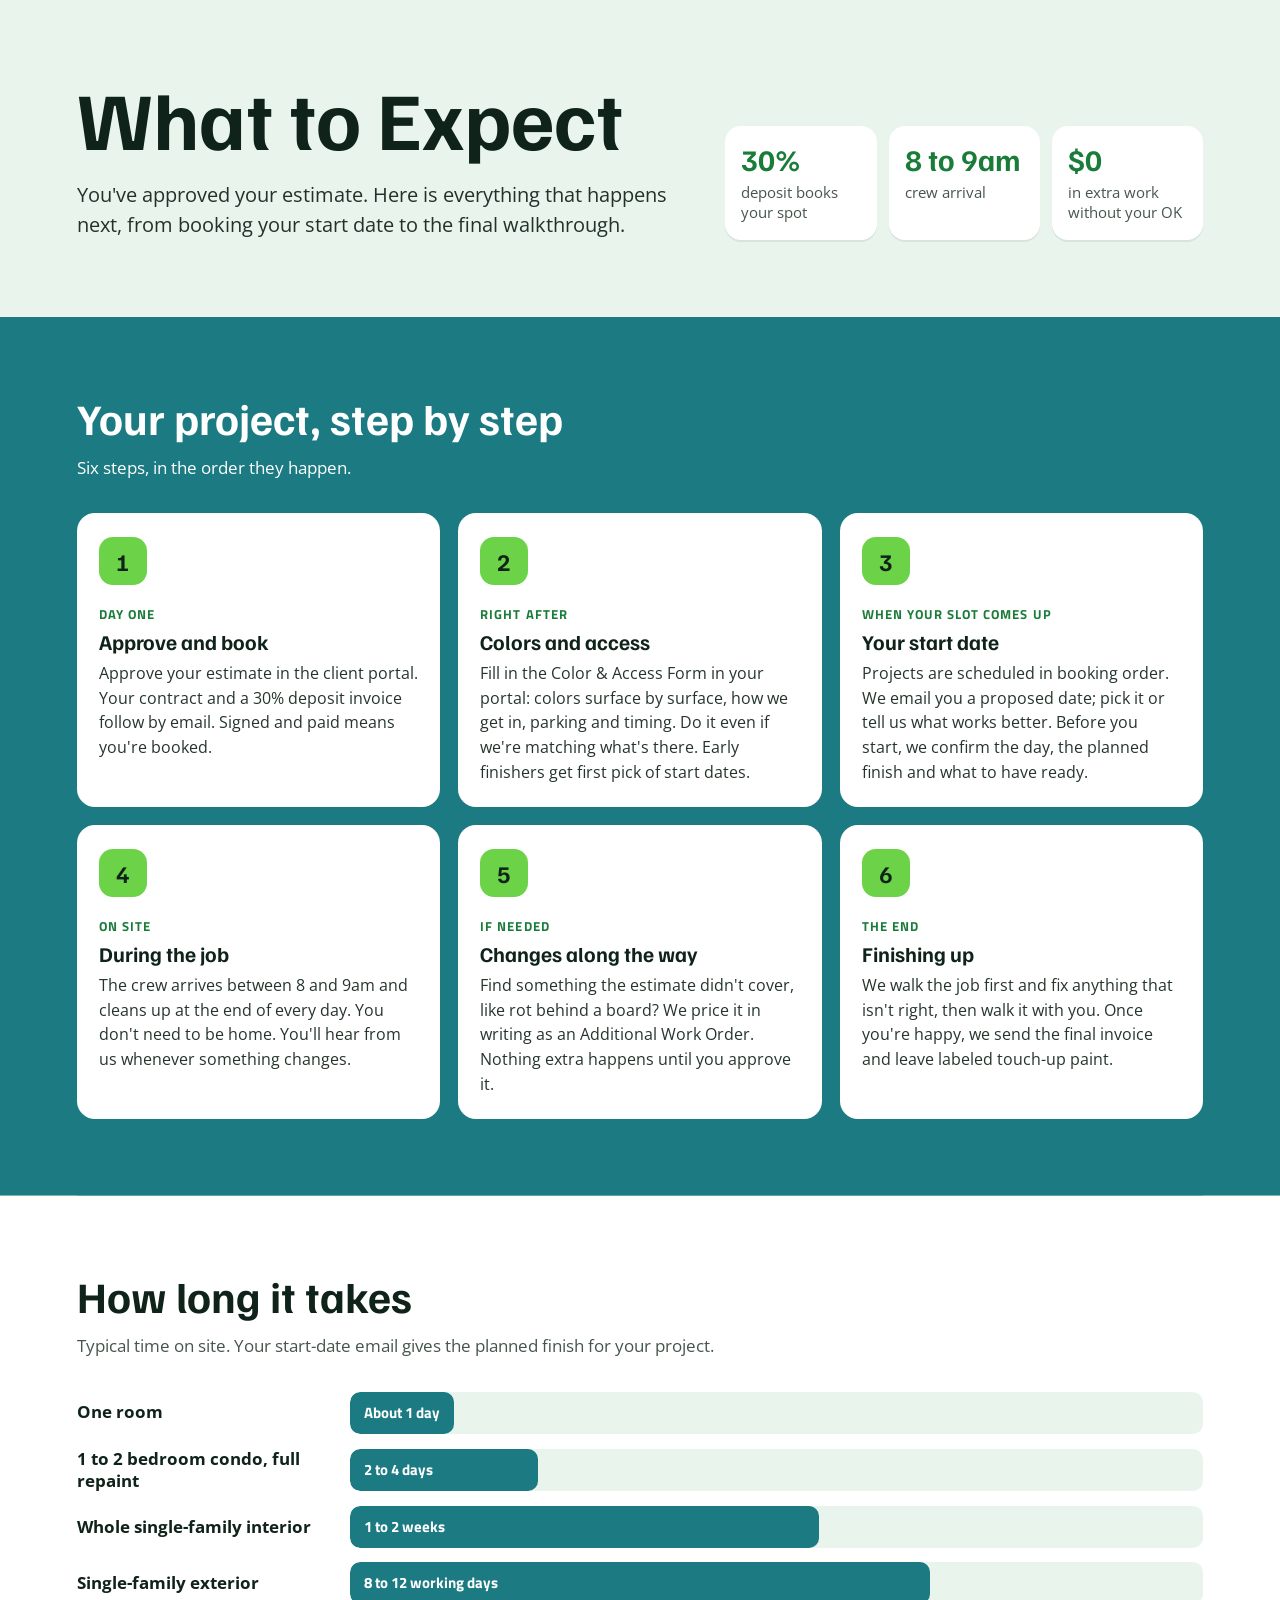
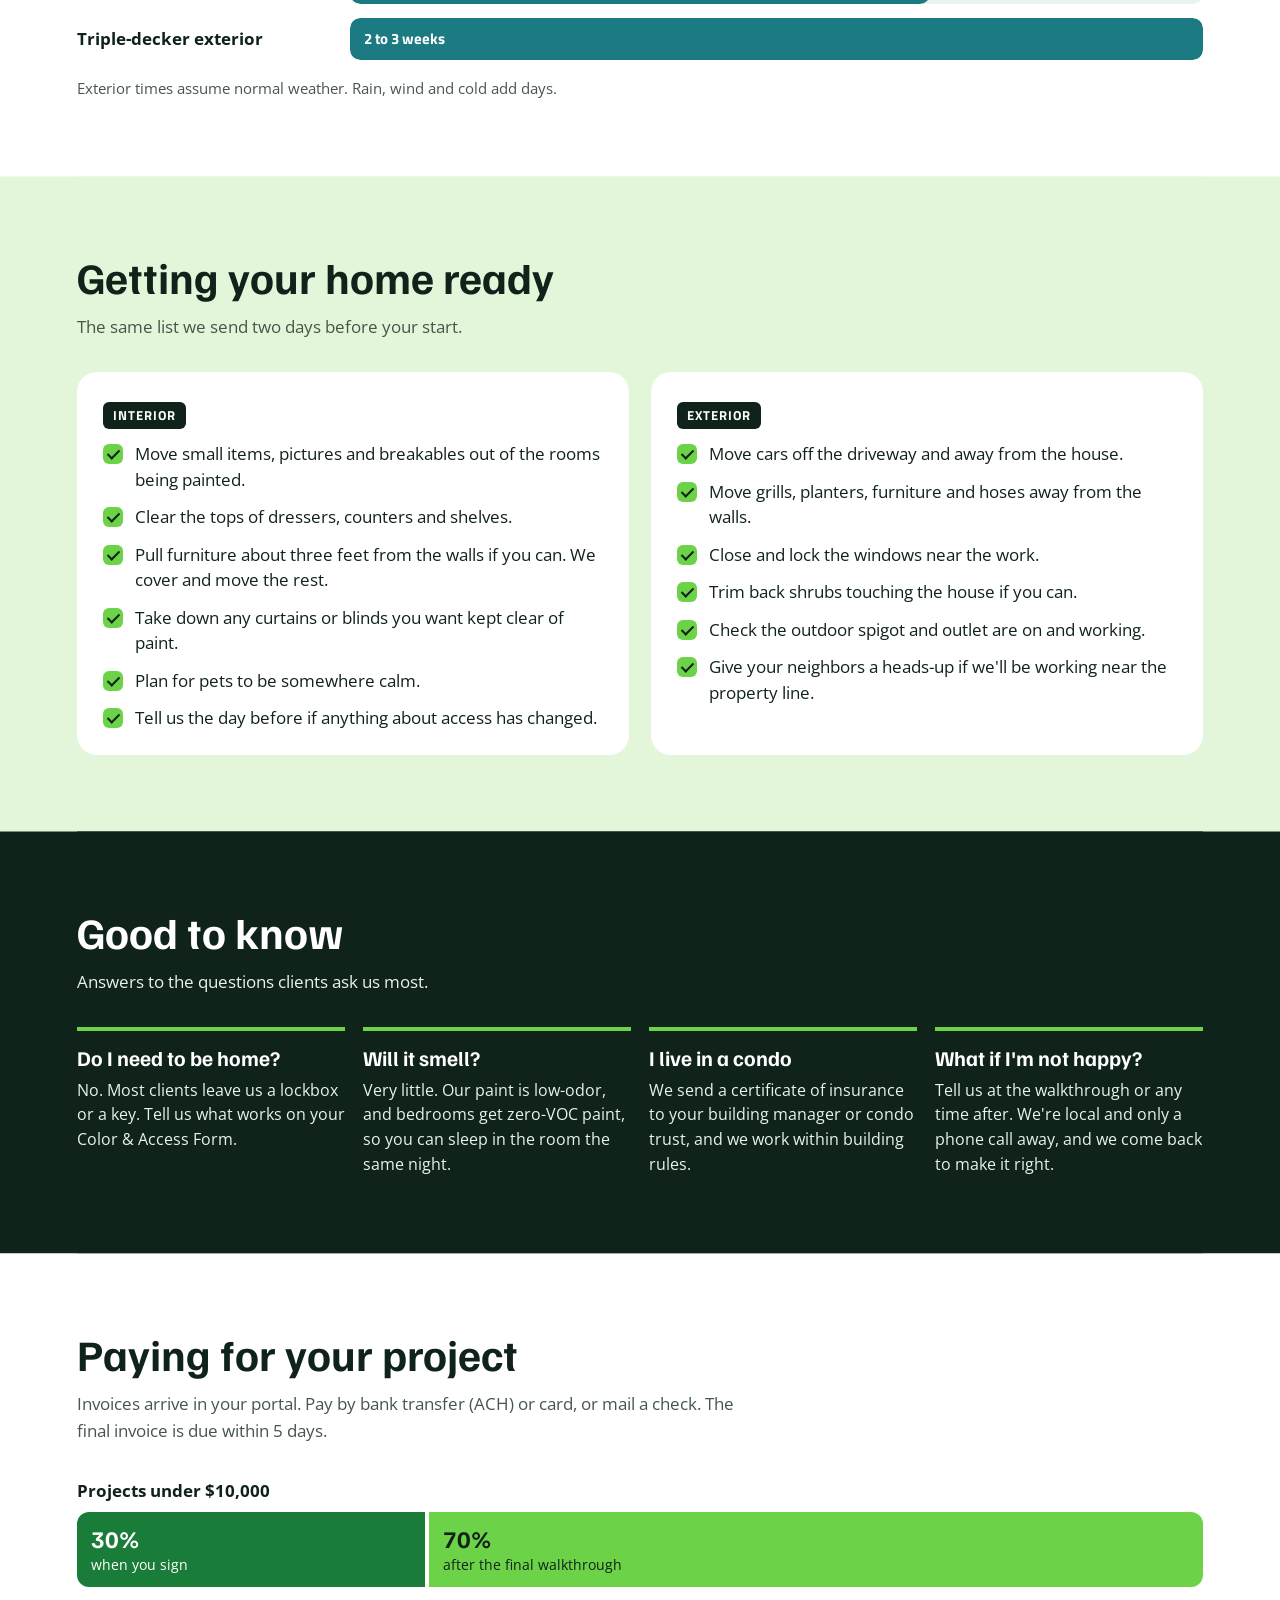
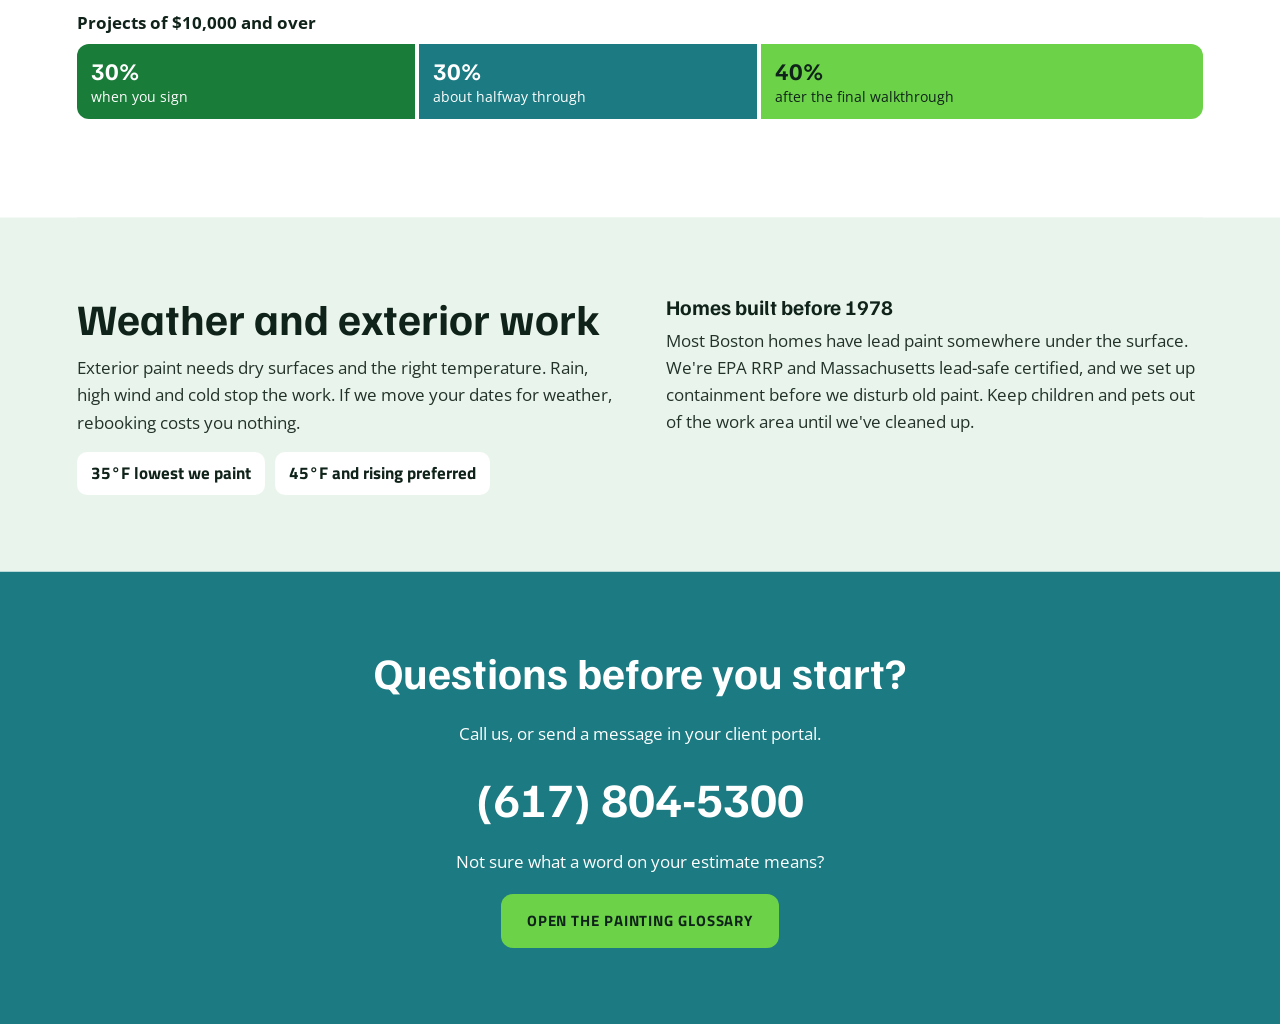
<file: what-to-expect/index.html>
<!DOCTYPE html>
<html lang="en">
<head>
<meta charset="utf-8">
<meta name="viewport" content="width=device-width, initial-scale=1">
<title>What to Expect | Ryan Painting</title>
<meta name="description" content="What happens after you approve your painting estimate.">
<meta name="robots" content="noindex, nofollow">
<link rel="canonical" href="https://www.ryanpaintingco.com/what-to-expect">
<link rel="preconnect" href="https://fonts.googleapis.com"><link rel="preconnect" href="https://fonts.gstatic.com" crossorigin><link rel="stylesheet" href="https://fonts.googleapis.com/css2?family=Familjen+Grotesk:wght@600;700&family=Open+Sans:wght@400;600;700&family=Titillium+Web:wght@600;700&display=swap">
<style>
:root{--heading-font-font-family:"Familjen Grotesk";--body-font-font-family:"Open Sans";--meta-font-font-family:"Titillium Web"}
*{box-sizing:border-box}
html{scroll-behavior:smooth}
@media (prefers-reduced-motion:reduce){html{scroll-behavior:auto}}
body{margin:0;background:#fff;color:#111814;font-family:"Open Sans",Arial,sans-serif;-webkit-font-smoothing:antialiased;overflow-x:hidden}
img{max-width:100%}

section.page-section:has(.rpx){min-height:0!important}
section.page-section:has(.rpx) .content-wrapper{padding-top:0!important;padding-bottom:0!important}
.fluid-engine:has(.rpx){grid-template-rows:auto!important;grid-auto-rows:0!important;row-gap:0!important}
.fluid-engine .fe-block:has(.rpx){grid-row:1/2!important;grid-column:2/-2!important}
.rpx{--g:#1A7C39;--lime:#6CD248;--teal:#1B7A82;--ink:#10231A;--muted:#46564C;--line:#DCE6DF;--mint:#E9F5EC;--leaf:#E3F6D9;--hf:var(--heading-font-font-family,"Familjen Grotesk"),Arial,sans-serif;--mf:var(--meta-font-font-family,"Titillium Web"),Arial,sans-serif;color:var(--ink);font-family:var(--body-font-font-family,"Open Sans"),Arial,sans-serif;font-size:17px;line-height:1.6}
.rpx *{box-sizing:border-box}
.rpx p{margin:0}
.rpx a:focus-visible{outline:3px solid currentColor;outline-offset:3px}
.rpx-band{position:relative;padding:clamp(48px,6vw,88px) 0;box-shadow:0 0 0 100vmax var(--bg);clip-path:inset(0 -100vmax);background:var(--bg)}
.rpx-b-mint{--bg:var(--mint)}
.rpx-b-teal{--bg:var(--teal);color:#fff}
.rpx-b-white{--bg:#fff}
.rpx-b-leaf{--bg:var(--leaf)}
.rpx-b-ink{--bg:var(--ink);color:#fff}
.rpx-b-lime{--bg:var(--lime)}
.rpx .rpx-h1,.rpx .rpx-h2,.rpx .rpx-h3{color:inherit;font-family:var(--hf);font-weight:700;text-wrap:balance;margin:0}
.rpx .rpx-h1{font-size:clamp(46px,6.4vw,84px);line-height:1;margin-bottom:20px}
.rpx .rpx-h2{font-size:clamp(30px,3.4vw,46px);line-height:1.1;margin-bottom:12px}
.rpx .rpx-h3{font-size:21px;line-height:1.25;margin-bottom:6px}
.rpx-sub{max-width:40em;margin-bottom:32px!important}
.rpx-b-white .rpx-sub,.rpx-b-mint .rpx-sub,.rpx-b-leaf .rpx-sub{color:var(--muted)}
.rpx-b-teal .rpx-sub{color:#fff}.rpx-b-ink .rpx-sub{color:#E6F4EA}
.rpx-hero{display:grid;grid-template-columns:minmax(0,1.25fr) minmax(0,1fr);gap:clamp(28px,4vw,56px);align-items:end}
.rpx-lede{font-size:clamp(18px,1.6vw,22px);line-height:1.5;max-width:34em;color:#22322A}
.rpx-facts{display:grid;grid-template-columns:repeat(3,minmax(0,1fr));gap:12px}
.rpx-fact{background:#fff;border-radius:16px;padding:18px 16px;box-shadow:0 2px 0 rgba(16,35,26,.08)}
.rpx-fact b{display:block;font-family:var(--hf);font-size:30px;line-height:1.05;color:var(--g)}
.rpx-fact span{display:block;font-size:15px;line-height:1.35;color:var(--muted);margin-top:6px}
.rpx-steps{list-style:none;margin:0;padding:0;counter-reset:s;display:grid;grid-template-columns:repeat(3,minmax(0,1fr));gap:18px}
.rpx-steps li{counter-increment:s;background:#fff;color:var(--ink);border-radius:18px;padding:24px 22px 22px;position:relative;min-width:0}
.rpx-steps li::before{content:counter(s);display:flex;align-items:center;justify-content:center;width:48px;height:48px;border-radius:14px;background:var(--lime);color:var(--ink);font-family:var(--hf);font-weight:700;font-size:24px;margin-bottom:14px}
.rpx-steps li p{font-size:16px;line-height:1.55;color:#26352C}
.rpx-steps .rpx-when{display:inline-block;font-family:var(--mf);font-size:13px;font-weight:700;letter-spacing:.08em;text-transform:uppercase;color:var(--g);margin-bottom:4px}
.rpx-time{display:grid;gap:14px;margin:0;padding:0;list-style:none}
.rpx-time li{display:grid;grid-template-columns:minmax(0,15em) minmax(0,1fr);gap:18px;align-items:center}
.rpx-time .lbl{font-weight:700;line-height:1.3}
.rpx-time .bar{position:relative;height:42px;background:var(--mint);border-radius:10px;overflow:hidden}
.rpx-time .fill{position:absolute;inset:0 auto 0 0;background:var(--teal);border-radius:10px;display:flex;align-items:center;padding:0 14px;color:#fff;font-family:var(--mf);font-weight:700;font-size:15px;white-space:nowrap;min-width:max-content}
.rpx-note{font-size:15px;color:var(--muted);margin-top:16px!important}
.rpx-two{display:grid;grid-template-columns:repeat(2,minmax(0,1fr));gap:22px}
.rpx-card{background:#fff;border-radius:20px;padding:28px 26px 24px}
.rpx-card ul{margin:12px 0 0;padding:0;list-style:none;display:grid;gap:12px}
.rpx-card li{position:relative;padding-left:32px;line-height:1.5}
.rpx-card li::before{content:"";position:absolute;left:0;top:3px;width:20px;height:20px;border-radius:6px;background:var(--lime)}
.rpx-card li::after{content:"";position:absolute;left:7px;top:6px;width:5px;height:10px;border:solid var(--ink);border-width:0 2.5px 2.5px 0;transform:rotate(45deg)}
.rpx-tag{display:inline-block;font-family:var(--mf);font-size:13px;font-weight:700;letter-spacing:.08em;text-transform:uppercase;background:var(--ink);color:#fff;border-radius:6px;padding:3px 10px}
.rpx-faq{display:grid;grid-template-columns:repeat(4,minmax(0,1fr));gap:18px}
.rpx-faq div{border-top:4px solid var(--lime);padding-top:14px}
.rpx-faq p{font-size:16px;line-height:1.55;color:#E6F4EA}
.rpx-faq .rpx-h3{color:#fff}
.rpx-split{margin-bottom:22px}
.rpx-split .cap{font-weight:700;margin-bottom:8px!important}
.rpx-split .row{display:flex;gap:4px;border-radius:12px;overflow:hidden}
.rpx-split .seg{padding:14px 14px 12px;min-width:0}
.rpx-split .seg b{display:block;font-family:var(--hf);font-size:24px;line-height:1}
.rpx-split .seg span{display:block;font-size:14px;line-height:1.35;margin-top:6px}
.rpx-s1{background:var(--g);color:#fff}
.rpx-s2{background:var(--teal);color:#fff}
.rpx-s3{background:var(--lime);color:var(--ink)}
.rpx-wx{display:grid;grid-template-columns:minmax(0,1fr) minmax(0,1fr);gap:clamp(24px,4vw,56px)}
.rpx-wx p{color:#22322A}
.rpx-temps{display:flex;gap:10px;margin-top:16px!important;flex-wrap:wrap}
.rpx-temps span{background:#fff;border-radius:10px;padding:8px 14px;font-family:var(--mf);font-weight:700;color:var(--ink)}
.rpx-cta{text-align:center;display:grid;justify-items:center;gap:12px}
.rpx-cta p{color:#fff}
.rpx-phone{font-family:var(--hf);font-weight:700;font-size:clamp(32px,4vw,48px);color:#fff!important;text-decoration:none}
.rpx-cta .rpx-btn{background:var(--lime);color:var(--ink)!important}
.rpx-btn{display:inline-block;background:var(--ink);color:#fff!important;text-decoration:none!important;font-family:var(--mf);font-weight:700;letter-spacing:.06em;text-transform:uppercase;font-size:15px;padding:15px 26px;border-radius:12px;margin-top:6px}
@media (max-width:1000px){.rpx-steps{grid-template-columns:repeat(2,minmax(0,1fr))}.rpx-faq{grid-template-columns:repeat(2,minmax(0,1fr))}}
@media (max-width:767px){.rpx-hero,.rpx-two,.rpx-wx{grid-template-columns:1fr}.rpx-steps,.rpx-faq{grid-template-columns:1fr}.rpx-time li{grid-template-columns:1fr;gap:6px}.rpx-split .seg span{font-size:13px}.rpx-fact b{font-size:24px}}

.pw{max-width:1920px;margin:0 auto;padding-left:max(6vw,16px);padding-right:max(6vw,16px);overflow-x:clip}

</style>
</head>
<body>
<div class="pw"><div class="rpx">

<header class="rpx-band rpx-b-mint">
  <div class="rpx-hero">
    <div>
      <h1 class="rpx-h1">What to Expect</h1>
      <p class="rpx-lede">You've approved your estimate. Here is everything that happens next, from booking your start date to the final walkthrough.</p>
    </div>
    <div class="rpx-facts" aria-label="At a glance">
      <div class="rpx-fact"><b>30%</b><span>deposit books your spot</span></div>
      <div class="rpx-fact"><b>8 to 9am</b><span>crew arrival</span></div>
      <div class="rpx-fact"><b>$0</b><span>in extra work without your OK</span></div>
    </div>
  </div>
</header>

<section class="rpx-band rpx-b-teal" aria-labelledby="rpx-steps-h">
  <h2 class="rpx-h2" id="rpx-steps-h">Your project, step by step</h2>
  <p class="rpx-sub">Six steps, in the order they happen.</p>
  <ol class="rpx-steps">
    <li><span class="rpx-when">Day one</span><h3 class="rpx-h3">Approve and book</h3><p>Approve your estimate in the client portal. Your contract and a 30% deposit invoice follow by email. Signed and paid means you're booked.</p></li>
    <li><span class="rpx-when">Right after</span><h3 class="rpx-h3">Colors and access</h3><p>Fill in the Color &amp; Access Form in your portal: colors surface by surface, how we get in, parking and timing. Do it even if we're matching what's there. Early finishers get first pick of start dates.</p></li>
    <li><span class="rpx-when">When your slot comes up</span><h3 class="rpx-h3">Your start date</h3><p>Projects are scheduled in booking order. We email you a proposed date; pick it or tell us what works better. Before you start, we confirm the day, the planned finish and what to have ready.</p></li>
    <li><span class="rpx-when">On site</span><h3 class="rpx-h3">During the job</h3><p>The crew arrives between 8 and 9am and cleans up at the end of every day. You don't need to be home. You'll hear from us whenever something changes.</p></li>
    <li><span class="rpx-when">If needed</span><h3 class="rpx-h3">Changes along the way</h3><p>Find something the estimate didn't cover, like rot behind a board? We price it in writing as an Additional Work Order. Nothing extra happens until you approve it.</p></li>
    <li><span class="rpx-when">The end</span><h3 class="rpx-h3">Finishing up</h3><p>We walk the job first and fix anything that isn't right, then walk it with you. Once you're happy, we send the final invoice and leave labeled touch-up paint.</p></li>
  </ol>
</section>

<section class="rpx-band rpx-b-white" aria-labelledby="rpx-time-h">
  <h2 class="rpx-h2" id="rpx-time-h">How long it takes</h2>
  <p class="rpx-sub">Typical time on site. Your start-date email gives the planned finish for your project.</p>
  <ul class="rpx-time">
    <li><span class="lbl">One room</span><span class="bar"><span class="fill" style="width:7%">About 1 day</span></span></li>
    <li><span class="lbl">1 to 2 bedroom condo, full repaint</span><span class="bar"><span class="fill" style="width:22%">2 to 4 days</span></span></li>
    <li><span class="lbl">Whole single-family interior</span><span class="bar"><span class="fill" style="width:55%">1 to 2 weeks</span></span></li>
    <li><span class="lbl">Single-family exterior</span><span class="bar"><span class="fill" style="width:68%">8 to 12 working days</span></span></li>
    <li><span class="lbl">Triple-decker exterior</span><span class="bar"><span class="fill" style="width:100%">2 to 3 weeks</span></span></li>
  </ul>
  <p class="rpx-note">Exterior times assume normal weather. Rain, wind and cold add days.</p>
</section>

<section class="rpx-band rpx-b-leaf" aria-labelledby="rpx-ready-h">
  <h2 class="rpx-h2" id="rpx-ready-h">Getting your home ready</h2>
  <p class="rpx-sub">The same list we send two days before your start.</p>
  <div class="rpx-two">
    <div class="rpx-card">
      <span class="rpx-tag">Interior</span>
      <ul>
        <li>Move small items, pictures and breakables out of the rooms being painted.</li>
        <li>Clear the tops of dressers, counters and shelves.</li>
        <li>Pull furniture about three feet from the walls if you can. We cover and move the rest.</li>
        <li>Take down any curtains or blinds you want kept clear of paint.</li>
        <li>Plan for pets to be somewhere calm.</li>
        <li>Tell us the day before if anything about access has changed.</li>
      </ul>
    </div>
    <div class="rpx-card">
      <span class="rpx-tag">Exterior</span>
      <ul>
        <li>Move cars off the driveway and away from the house.</li>
        <li>Move grills, planters, furniture and hoses away from the walls.</li>
        <li>Close and lock the windows near the work.</li>
        <li>Trim back shrubs touching the house if you can.</li>
        <li>Check the outdoor spigot and outlet are on and working.</li>
        <li>Give your neighbors a heads-up if we'll be working near the property line.</li>
      </ul>
    </div>
  </div>
</section>

<section class="rpx-band rpx-b-ink" aria-labelledby="rpx-faq-h">
  <h2 class="rpx-h2" id="rpx-faq-h">Good to know</h2>
  <p class="rpx-sub">Answers to the questions clients ask us most.</p>
  <div class="rpx-faq">
    <div><h3 class="rpx-h3">Do I need to be home?</h3><p>No. Most clients leave us a lockbox or a key. Tell us what works on your Color &amp; Access Form.</p></div>
    <div><h3 class="rpx-h3">Will it smell?</h3><p>Very little. Our paint is low-odor, and bedrooms get zero-VOC paint, so you can sleep in the room the same night.</p></div>
    <div><h3 class="rpx-h3">I live in a condo</h3><p>We send a certificate of insurance to your building manager or condo trust, and we work within building rules.</p></div>
    <div><h3 class="rpx-h3">What if I'm not happy?</h3><p>Tell us at the walkthrough or any time after. We're local and only a phone call away, and we come back to make it right.</p></div>
  </div>
</section>

<section class="rpx-band rpx-b-white" aria-labelledby="rpx-pay-h">
  <h2 class="rpx-h2" id="rpx-pay-h">Paying for your project</h2>
  <p class="rpx-sub">Invoices arrive in your portal. Pay by bank transfer (ACH) or card, or mail a check. The final invoice is due within 5 days.</p>
  <div class="rpx-split">
    <p class="cap">Projects under $10,000</p>
    <div class="row">
      <div class="seg rpx-s1" style="flex:30"><b>30%</b><span>when you sign</span></div>
      <div class="seg rpx-s3" style="flex:70"><b>70%</b><span>after the final walkthrough</span></div>
    </div>
  </div>
  <div class="rpx-split">
    <p class="cap">Projects of $10,000 and over</p>
    <div class="row">
      <div class="seg rpx-s1" style="flex:30"><b>30%</b><span>when you sign</span></div>
      <div class="seg rpx-s2" style="flex:30"><b>30%</b><span>about halfway through</span></div>
      <div class="seg rpx-s3" style="flex:40"><b>40%</b><span>after the final walkthrough</span></div>
    </div>
  </div>
</section>

<section class="rpx-band rpx-b-mint" aria-labelledby="rpx-wx-h">
  <div class="rpx-wx">
    <div>
      <h2 class="rpx-h2" id="rpx-wx-h">Weather and exterior work</h2>
      <p>Exterior paint needs dry surfaces and the right temperature. Rain, high wind and cold stop the work. If we move your dates for weather, rebooking costs you nothing.</p>
      <p class="rpx-temps"><span>35°F lowest we paint</span><span>45°F and rising preferred</span></p>
    </div>
    <div>
      <h3 class="rpx-h3">Homes built before 1978</h3>
      <p>Most Boston homes have lead paint somewhere under the surface. We're EPA RRP and Massachusetts lead-safe certified, and we set up containment before we disturb old paint. Keep children and pets out of the work area until we've cleaned up.</p>
    </div>
  </div>
</section>

<section class="rpx-band rpx-b-teal rpx-cta" aria-labelledby="rpx-q-h">
  <h2 class="rpx-h2" id="rpx-q-h">Questions before you start?</h2>
  <p>Call us, or send a message in your client portal.</p>
  <a class="rpx-phone" href="tel:+16178045300" target="_top">(617) 804-5300</a>
  <p>Not sure what a word on your estimate means?</p>
  <a class="rpx-btn" href="../glossary/">Open the Painting Glossary</a>
</section>

</div></div>
</body>
</html>
</file>
